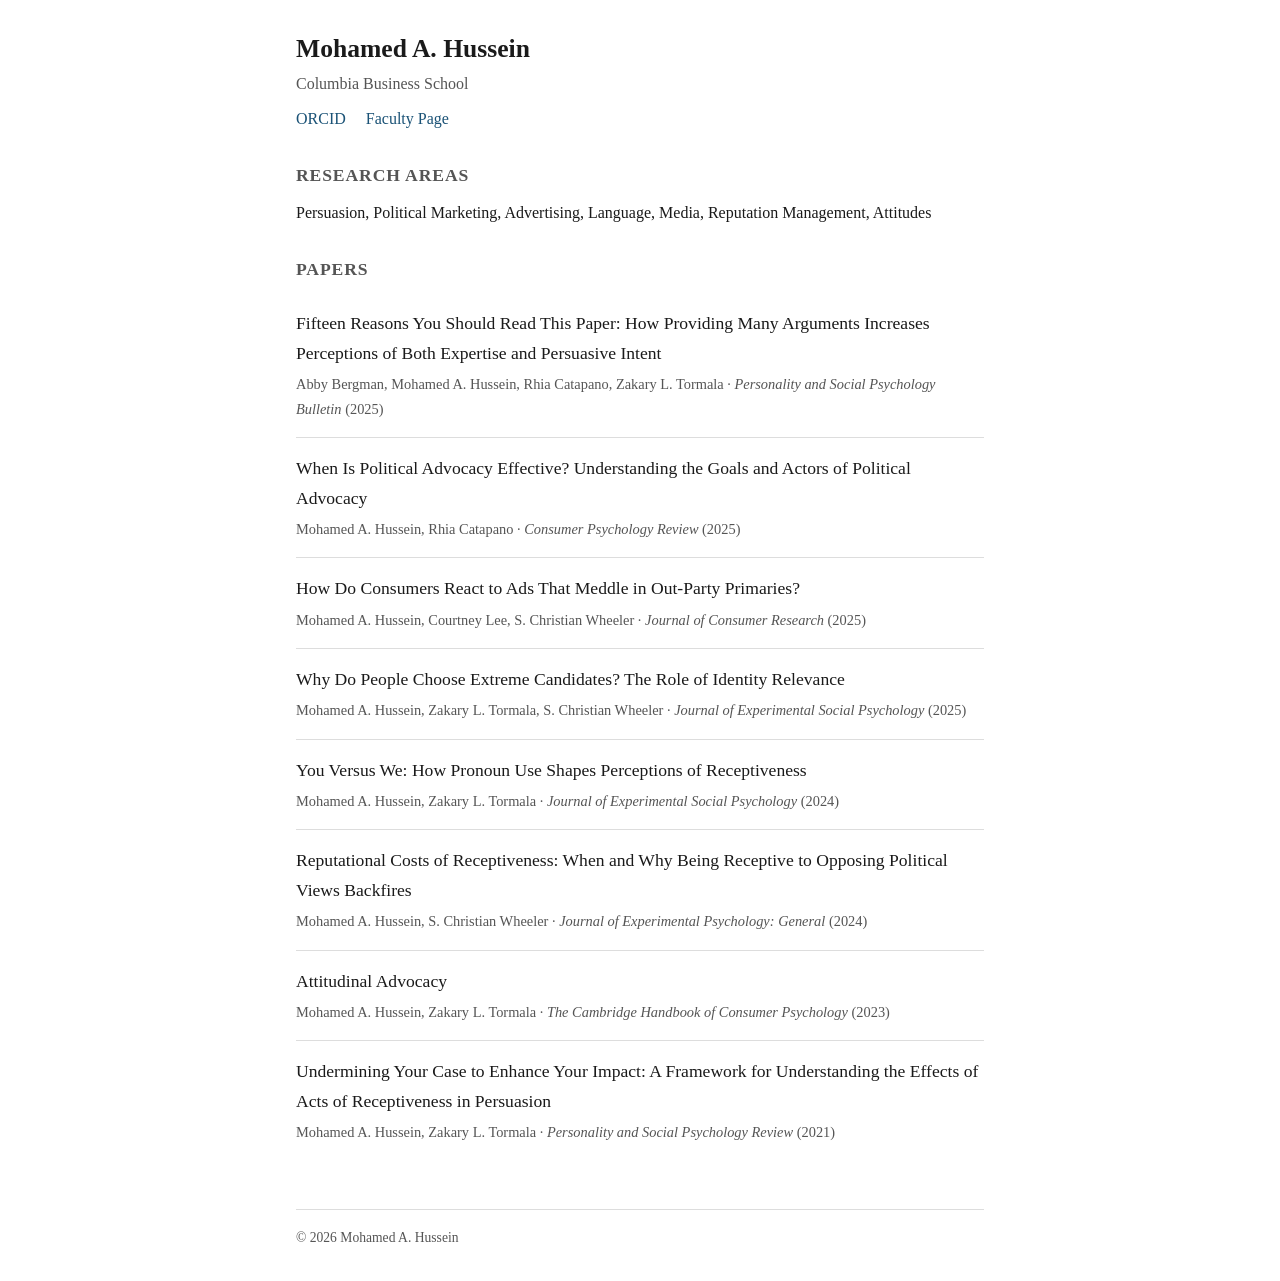
<file: index.html>
<!DOCTYPE html>
<html lang="en">
<head>
    <meta charset="UTF-8">
    <meta name="viewport" content="width=device-width, initial-scale=1.0">
    <title>Mohamed A. Hussein — Research</title>
    <meta name="description" content="Research papers by Mohamed A. Hussein, Columbia Business School. Persuasion, Political Marketing, Advertising, Language, Media, Reputation Management, Attitudes">

    <!-- Open Graph -->
    <meta property="og:title" content="Mohamed A. Hussein — Research">
    <meta property="og:description" content="Research papers by Mohamed A. Hussein, Columbia Business School.">
    <meta property="og:type" content="website">
    <meta property="og:url" content="https://mohamedayhussein.github.io">

    <!-- Schema.org Person -->
    <script type="application/ld+json">
{
      "@context": "https://schema.org",
      "@type": "Person",
      "name": "Mohamed A. Hussein",
      "affiliation": {
            "@type": "Organization",
            "name": "Columbia Business School"
      },
      "url": "https://mohamedayhussein.github.io",
      "sameAs": [
            "https://orcid.org/0000-0003-0025-410X",
            "https://business.columbia.edu/faculty/people/mohamed-hussein"
      ]
}
    </script>

    <link rel="stylesheet" href="assets/style.css">
    <link rel="canonical" href="https://mohamedayhussein.github.io">
</head>
<body>
    <header>
        <h1>Mohamed A. Hussein</h1>
        <p class="affiliation">Columbia Business School</p>
        <div class="profile-links"><a href="https://orcid.org/0000-0003-0025-410X">ORCID</a> <a href="https://business.columbia.edu/faculty/people/mohamed-hussein">Faculty Page</a></div>
    </header>
    <main>
        <section class="about">
            <h2>Research Areas</h2>
            <p>Persuasion, Political Marketing, Advertising, Language, Media, Reputation Management, Attitudes</p>
        </section>

        <section class="papers">
            <h2>Papers</h2>
            <div class="paper-entry">
                <div class="paper-title"><a href="papers/bergman-hussein-catapano-tormala-2025-many-arguments/">Fifteen Reasons You Should Read This Paper: How Providing Many Arguments Increases Perceptions of Both Expertise and Persuasive Intent</a></div>
                <div class="paper-meta">Abby Bergman, Mohamed A. Hussein, Rhia Catapano, Zakary L. Tormala &middot; <em>Personality and Social Psychology Bulletin</em> (2025)</div>
            </div>
            <div class="paper-entry">
                <div class="paper-title"><a href="papers/hussein-catapano-2025-political-advocacy/">When Is Political Advocacy Effective? Understanding the Goals and Actors of Political Advocacy</a></div>
                <div class="paper-meta">Mohamed A. Hussein, Rhia Catapano &middot; <em>Consumer Psychology Review</em> (2025)</div>
            </div>
            <div class="paper-entry">
                <div class="paper-title"><a href="papers/hussein-lee-wheeler-2025-out-party-primaries/">How Do Consumers React to Ads That Meddle in Out-Party Primaries?</a></div>
                <div class="paper-meta">Mohamed A. Hussein, Courtney Lee, S. Christian Wheeler &middot; <em>Journal of Consumer Research</em> (2025)</div>
            </div>
            <div class="paper-entry">
                <div class="paper-title"><a href="papers/hussein-tormala-wheeler-2025-extreme-candidates/">Why Do People Choose Extreme Candidates? The Role of Identity Relevance</a></div>
                <div class="paper-meta">Mohamed A. Hussein, Zakary L. Tormala, S. Christian Wheeler &middot; <em>Journal of Experimental Social Psychology</em> (2025)</div>
            </div>
            <div class="paper-entry">
                <div class="paper-title"><a href="papers/hussein-tormala-2024-pronoun-use/">You Versus We: How Pronoun Use Shapes Perceptions of Receptiveness</a></div>
                <div class="paper-meta">Mohamed A. Hussein, Zakary L. Tormala &middot; <em>Journal of Experimental Social Psychology</em> (2024)</div>
            </div>
            <div class="paper-entry">
                <div class="paper-title"><a href="papers/hussein-wheeler-2024-reputational-costs/">Reputational Costs of Receptiveness: When and Why Being Receptive to Opposing Political Views Backfires</a></div>
                <div class="paper-meta">Mohamed A. Hussein, S. Christian Wheeler &middot; <em>Journal of Experimental Psychology: General</em> (2024)</div>
            </div>
            <div class="paper-entry">
                <div class="paper-title"><a href="papers/hussein-tormala-2023-attitudinal-advocacy/">Attitudinal Advocacy</a></div>
                <div class="paper-meta">Mohamed A. Hussein, Zakary L. Tormala &middot; <em>The Cambridge Handbook of Consumer Psychology</em> (2023)</div>
            </div>
            <div class="paper-entry">
                <div class="paper-title"><a href="papers/hussein-tormala-2021-undermining-your-case/">Undermining Your Case to Enhance Your Impact: A Framework for Understanding the Effects of Acts of Receptiveness in Persuasion</a></div>
                <div class="paper-meta">Mohamed A. Hussein, Zakary L. Tormala &middot; <em>Personality and Social Psychology Review</em> (2021)</div>
            </div>
        </section>
    </main>
    <footer>
        <p>&copy; 2026 Mohamed A. Hussein</p>
    </footer>
</body>
</html>
</file>
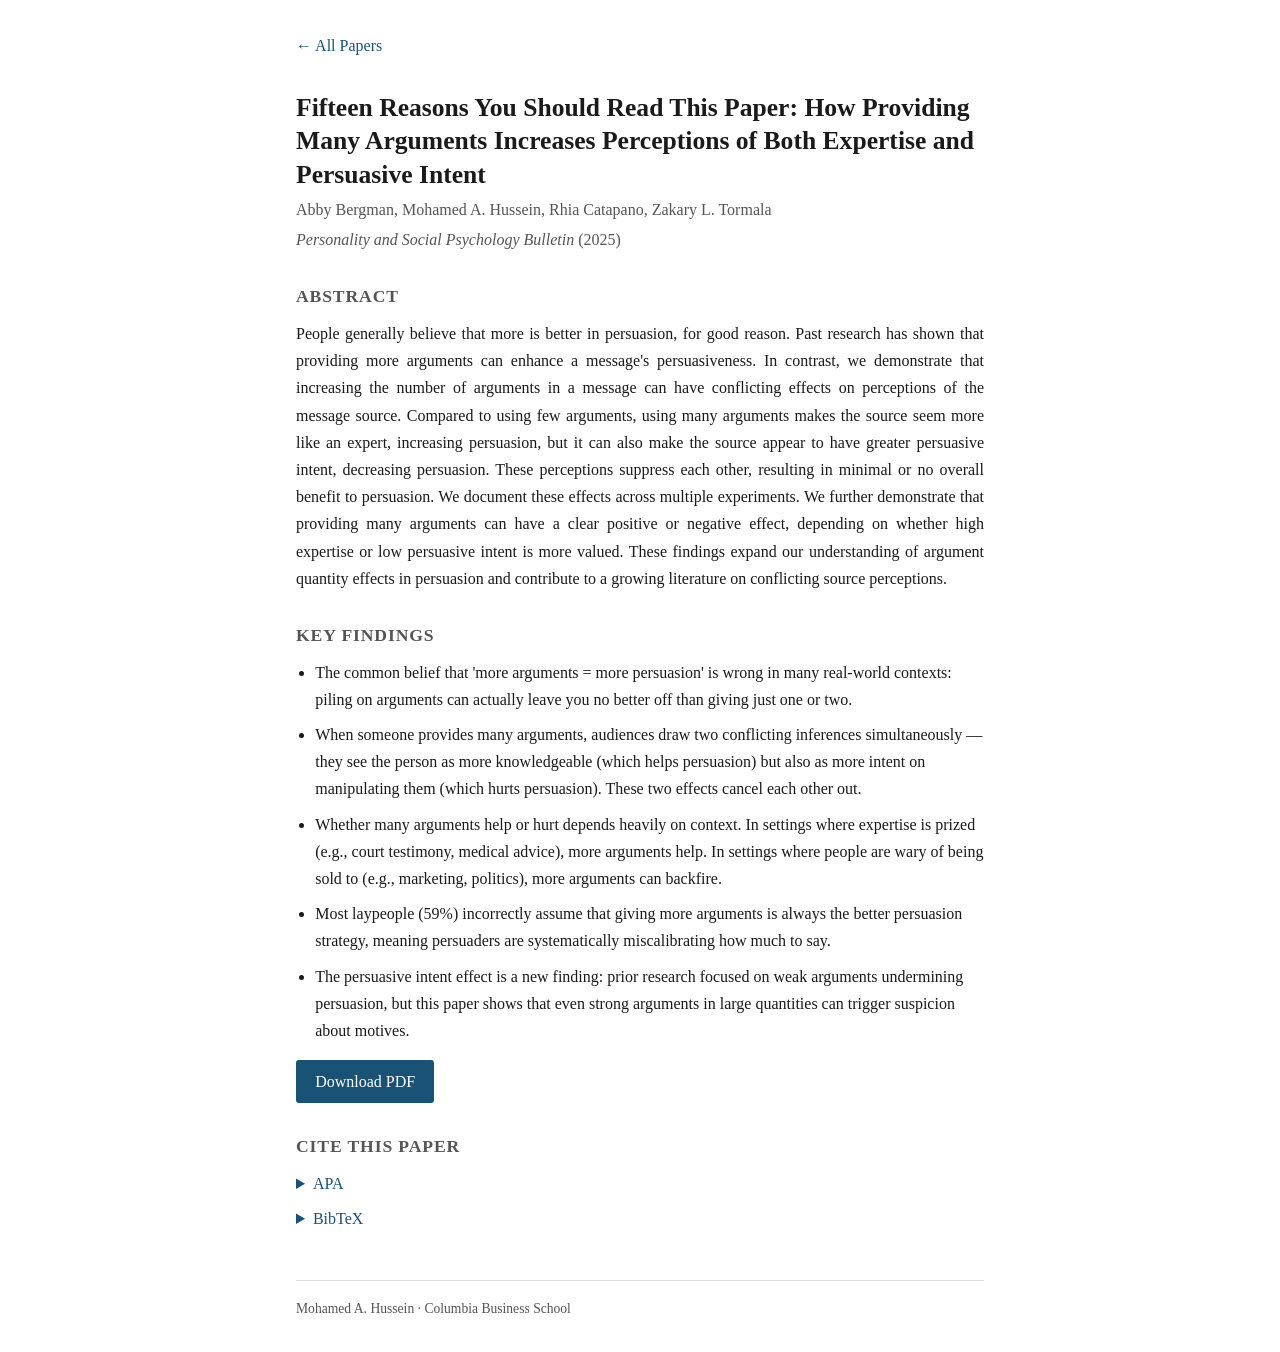
<file: papers/bergman-hussein-catapano-tormala-2025-many-arguments/index.html>
<!DOCTYPE html>
<html lang="en">
<head>
    <meta charset="UTF-8">
    <meta name="viewport" content="width=device-width, initial-scale=1.0">
    <title>Fifteen Reasons You Should Read This Paper: How Providing Many Arguments Increases Perceptions of Both Expertise and Persuasive Intent</title>
    <meta name="description" content="People generally believe that more is better in persuasion, for good reason. Past research has shown that providing more arguments can enhance a message's persuasiveness. In contrast, we demonstrate that increasing the number of arguments in a message can have conflicting effects on perceptions of...">

    <!-- Google Scholar -->
    <meta name="citation_title" content="Fifteen Reasons You Should Read This Paper: How Providing Many Arguments Increases Perceptions of Both Expertise and Persuasive Intent">
    <meta name="citation_author" content="Abby Bergman">
    <meta name="citation_author" content="Mohamed A. Hussein">
    <meta name="citation_author" content="Rhia Catapano">
    <meta name="citation_author" content="Zakary L. Tormala">
    <meta name="citation_publication_date" content="2025">
    <meta name="citation_journal_title" content="Personality and Social Psychology Bulletin">
    <meta name="citation_doi" content="10.1177/01461672251366068">
    <meta name="citation_pdf_url" content="https://drive.google.com/file/d/1nCq_Q6F6y-VmRQWHo1-OdL6hjqIuG1Zd/view?usp=sharing">

    <!-- Open Graph -->
    <meta property="og:title" content="Fifteen Reasons You Should Read This Paper: How Providing Many Arguments Increases Perceptions of Both Expertise and Persuasive Intent">
    <meta property="og:description" content="People generally believe that more is better in persuasion, for good reason. Past research has shown that providing more arguments can enhance a message's persuasiveness. In contrast, we demonstrate that increasing the number of arguments in a message can have conflicting effects on perceptions of...">
    <meta property="og:type" content="article">
    <meta property="og:url" content="https://mohamedayhussein.github.io/papers/bergman-hussein-catapano-tormala-2025-many-arguments/">

    <!-- Schema.org -->
    <script type="application/ld+json">
{
      "@context": "https://schema.org",
      "@type": "ScholarlyArticle",
      "name": "Fifteen Reasons You Should Read This Paper: How Providing Many Arguments Increases Perceptions of Both Expertise and Persuasive Intent",
      "headline": "Fifteen Reasons You Should Read This Paper: How Providing Many Arguments Increases Perceptions of Both Expertise and Persuasive Intent",
      "author": [
            {
                  "@type": "Person",
                  "name": "Abby Bergman",
                  "affiliation": "Columbia Business School"
            },
            {
                  "@type": "Person",
                  "name": "Mohamed A. Hussein",
                  "affiliation": "Columbia Business School"
            },
            {
                  "@type": "Person",
                  "name": "Rhia Catapano",
                  "affiliation": "Columbia Business School"
            },
            {
                  "@type": "Person",
                  "name": "Zakary L. Tormala",
                  "affiliation": "Columbia Business School"
            }
      ],
      "abstract": "People generally believe that more is better in persuasion, for good reason. Past research has shown that providing more arguments can enhance a message's persuasiveness. In contrast, we demonstrate that increasing the number of arguments in a message can have conflicting effects on perceptions of the message source. Compared to using few arguments, using many arguments makes the source seem more like an expert, increasing persuasion, but it can also make the source appear to have greater persuasive intent, decreasing persuasion. These perceptions suppress each other, resulting in minimal or no overall benefit to persuasion. We document these effects across multiple experiments. We further demonstrate that providing many arguments can have a clear positive or negative effect, depending on whether high expertise or low persuasive intent is more valued. These findings expand our understanding of argument quantity effects in persuasion and contribute to a growing literature on conflicting source perceptions.",
      "datePublished": "2025",
      "url": "https://mohamedayhussein.github.io/papers/bergman-hussein-catapano-tormala-2025-many-arguments/",
      "isPartOf": {
            "@type": "Periodical",
            "name": "Personality and Social Psychology Bulletin"
      },
      "sameAs": "https://doi.org/10.1177/01461672251366068"
}
    </script>

    <link rel="stylesheet" href="../../assets/style.css">
    <link rel="canonical" href="https://mohamedayhussein.github.io/papers/bergman-hussein-catapano-tormala-2025-many-arguments/">
</head>
<body>
    <header>
        <nav><a href="../../">&larr; All Papers</a></nav>
    </header>
    <main>
        <article>
            <h1>Fifteen Reasons You Should Read This Paper: How Providing Many Arguments Increases Perceptions of Both Expertise and Persuasive Intent</h1>
            <p class="authors">Abby Bergman, Mohamed A. Hussein, Rhia Catapano, Zakary L. Tormala</p>
            <p class="journal"><em>Personality and Social Psychology Bulletin</em> (2025)</p>

            <section class="abstract">
                <h2>Abstract</h2>
                <p>People generally believe that more is better in persuasion, for good reason. Past research has shown that providing more arguments can enhance a message's persuasiveness. In contrast, we demonstrate that increasing the number of arguments in a message can have conflicting effects on perceptions of the message source. Compared to using few arguments, using many arguments makes the source seem more like an expert, increasing persuasion, but it can also make the source appear to have greater persuasive intent, decreasing persuasion. These perceptions suppress each other, resulting in minimal or no overall benefit to persuasion. We document these effects across multiple experiments. We further demonstrate that providing many arguments can have a clear positive or negative effect, depending on whether high expertise or low persuasive intent is more valued. These findings expand our understanding of argument quantity effects in persuasion and contribute to a growing literature on conflicting source perceptions.</p>
            </section>

            <section class="key-findings">
                <h2>Key Findings</h2>
                <ul>
                    <li>The common belief that 'more arguments = more persuasion' is wrong in many real-world contexts: piling on arguments can actually leave you no better off than giving just one or two.</li>
                    <li>When someone provides many arguments, audiences draw two conflicting inferences simultaneously — they see the person as more knowledgeable (which helps persuasion) but also as more intent on manipulating them (which hurts persuasion). These two effects cancel each other out.</li>
                    <li>Whether many arguments help or hurt depends heavily on context. In settings where expertise is prized (e.g., court testimony, medical advice), more arguments help. In settings where people are wary of being sold to (e.g., marketing, politics), more arguments can backfire.</li>
                    <li>Most laypeople (59%) incorrectly assume that giving more arguments is always the better persuasion strategy, meaning persuaders are systematically miscalibrating how much to say.</li>
                    <li>The persuasive intent effect is a new finding: prior research focused on weak arguments undermining persuasion, but this paper shows that even strong arguments in large quantities can trigger suspicion about motives.</li>
                </ul>
            </section>

            <section class="download">
                <a class="btn" href="https://drive.google.com/file/d/1nCq_Q6F6y-VmRQWHo1-OdL6hjqIuG1Zd/view?usp=sharing">Download PDF</a>
            </section>

            <section class="citation">
                <h2>Cite This Paper</h2>
                <details>
                    <summary>APA</summary>
                    <p class="cite-text">Bergman, A. et al. (2025). Fifteen Reasons You Should Read This Paper: How Providing Many Arguments Increases Perceptions of Both Expertise and Persuasive Intent. <em>Personality and Social Psychology Bulletin</em>. https://doi.org/10.1177/01461672251366068</p>
                </details>
                <details>
                    <summary>BibTeX</summary>
                    <pre><code>@article{bergman2025,
  title = {Fifteen Reasons You Should Read This Paper: How Providing Many Arguments Increases Perceptions of Both Expertise and Persuasive Intent},
  author = {Abby Bergman and Mohamed A. Hussein and Rhia Catapano and Zakary L. Tormala},
  journal = {Personality and Social Psychology Bulletin},
  year = {2025},
  doi = {10.1177/01461672251366068}
}</code></pre>
                </details>
            </section>
        </article>
    </main>
    <footer>
        <p>Mohamed A. Hussein &middot; Columbia Business School</p>
    </footer>
</body>
</html>
</file>
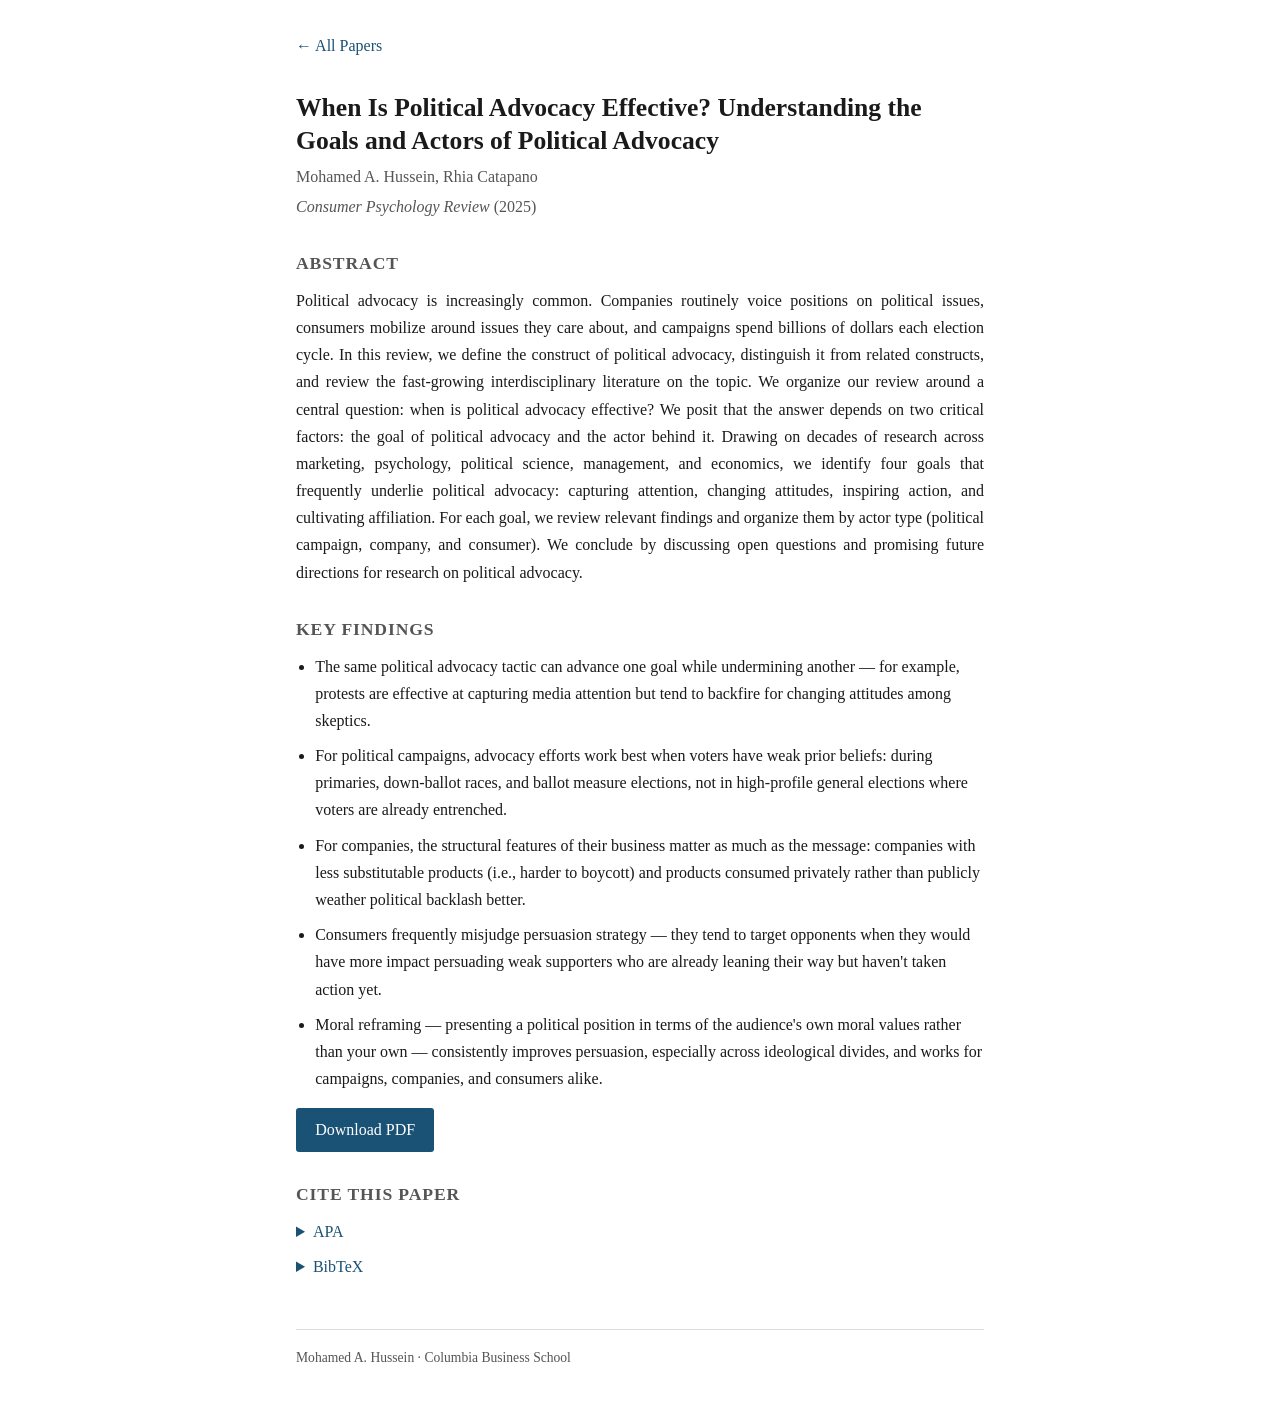
<file: papers/hussein-catapano-2025-political-advocacy/index.html>
<!DOCTYPE html>
<html lang="en">
<head>
    <meta charset="UTF-8">
    <meta name="viewport" content="width=device-width, initial-scale=1.0">
    <title>When Is Political Advocacy Effective? Understanding the Goals and Actors of Political Advocacy</title>
    <meta name="description" content="Political advocacy is increasingly common. Companies routinely voice positions on political issues, consumers mobilize around issues they care about, and campaigns spend billions of dollars each election cycle. In this review, we define the construct of political advocacy, distinguish it from...">

    <!-- Google Scholar -->
    <meta name="citation_title" content="When Is Political Advocacy Effective? Understanding the Goals and Actors of Political Advocacy">
    <meta name="citation_author" content="Mohamed A. Hussein">
    <meta name="citation_author" content="Rhia Catapano">
    <meta name="citation_publication_date" content="2025">
    <meta name="citation_journal_title" content="Consumer Psychology Review">
    <meta name="citation_doi" content="10.1002/arcp.70002">
    <meta name="citation_pdf_url" content="https://drive.google.com/file/d/1CUw5a9a9EW6-r1pS8ycWdAgeDQHj5e2y/view">

    <!-- Open Graph -->
    <meta property="og:title" content="When Is Political Advocacy Effective? Understanding the Goals and Actors of Political Advocacy">
    <meta property="og:description" content="Political advocacy is increasingly common. Companies routinely voice positions on political issues, consumers mobilize around issues they care about, and campaigns spend billions of dollars each election cycle. In this review, we define the construct of political advocacy, distinguish it from...">
    <meta property="og:type" content="article">
    <meta property="og:url" content="https://mohamedayhussein.github.io/papers/hussein-catapano-2025-political-advocacy/">

    <!-- Schema.org -->
    <script type="application/ld+json">
{
      "@context": "https://schema.org",
      "@type": "ScholarlyArticle",
      "name": "When Is Political Advocacy Effective? Understanding the Goals and Actors of Political Advocacy",
      "headline": "When Is Political Advocacy Effective? Understanding the Goals and Actors of Political Advocacy",
      "author": [
            {
                  "@type": "Person",
                  "name": "Mohamed A. Hussein",
                  "affiliation": "Columbia Business School"
            },
            {
                  "@type": "Person",
                  "name": "Rhia Catapano",
                  "affiliation": "Columbia Business School"
            }
      ],
      "abstract": "Political advocacy is increasingly common. Companies routinely voice positions on political issues, consumers mobilize around issues they care about, and campaigns spend billions of dollars each election cycle. In this review, we define the construct of political advocacy, distinguish it from related constructs, and review the fast-growing interdisciplinary literature on the topic. We organize our review around a central question: when is political advocacy effective? We posit that the answer depends on two critical factors: the goal of political advocacy and the actor behind it. Drawing on decades of research across marketing, psychology, political science, management, and economics, we identify four goals that frequently underlie political advocacy: capturing attention, changing attitudes, inspiring action, and cultivating affiliation. For each goal, we review relevant findings and organize them by actor type (political campaign, company, and consumer). We conclude by discussing open questions and promising future directions for research on political advocacy.",
      "datePublished": "2025",
      "url": "https://mohamedayhussein.github.io/papers/hussein-catapano-2025-political-advocacy/",
      "isPartOf": {
            "@type": "Periodical",
            "name": "Consumer Psychology Review"
      },
      "sameAs": "https://doi.org/10.1002/arcp.70002"
}
    </script>

    <link rel="stylesheet" href="../../assets/style.css">
    <link rel="canonical" href="https://mohamedayhussein.github.io/papers/hussein-catapano-2025-political-advocacy/">
</head>
<body>
    <header>
        <nav><a href="../../">&larr; All Papers</a></nav>
    </header>
    <main>
        <article>
            <h1>When Is Political Advocacy Effective? Understanding the Goals and Actors of Political Advocacy</h1>
            <p class="authors">Mohamed A. Hussein, Rhia Catapano</p>
            <p class="journal"><em>Consumer Psychology Review</em> (2025)</p>

            <section class="abstract">
                <h2>Abstract</h2>
                <p>Political advocacy is increasingly common. Companies routinely voice positions on political issues, consumers mobilize around issues they care about, and campaigns spend billions of dollars each election cycle. In this review, we define the construct of political advocacy, distinguish it from related constructs, and review the fast-growing interdisciplinary literature on the topic. We organize our review around a central question: when is political advocacy effective? We posit that the answer depends on two critical factors: the goal of political advocacy and the actor behind it. Drawing on decades of research across marketing, psychology, political science, management, and economics, we identify four goals that frequently underlie political advocacy: capturing attention, changing attitudes, inspiring action, and cultivating affiliation. For each goal, we review relevant findings and organize them by actor type (political campaign, company, and consumer). We conclude by discussing open questions and promising future directions for research on political advocacy.</p>
            </section>

            <section class="key-findings">
                <h2>Key Findings</h2>
                <ul>
                    <li>The same political advocacy tactic can advance one goal while undermining another — for example, protests are effective at capturing media attention but tend to backfire for changing attitudes among skeptics.</li>
                    <li>For political campaigns, advocacy efforts work best when voters have weak prior beliefs: during primaries, down-ballot races, and ballot measure elections, not in high-profile general elections where voters are already entrenched.</li>
                    <li>For companies, the structural features of their business matter as much as the message: companies with less substitutable products (i.e., harder to boycott) and products consumed privately rather than publicly weather political backlash better.</li>
                    <li>Consumers frequently misjudge persuasion strategy — they tend to target opponents when they would have more impact persuading weak supporters who are already leaning their way but haven't taken action yet.</li>
                    <li>Moral reframing — presenting a political position in terms of the audience's own moral values rather than your own — consistently improves persuasion, especially across ideological divides, and works for campaigns, companies, and consumers alike.</li>
                </ul>
            </section>

            <section class="download">
                <a class="btn" href="https://drive.google.com/file/d/1CUw5a9a9EW6-r1pS8ycWdAgeDQHj5e2y/view">Download PDF</a>
            </section>

            <section class="citation">
                <h2>Cite This Paper</h2>
                <details>
                    <summary>APA</summary>
                    <p class="cite-text">Hussein, M. et al. (2025). When Is Political Advocacy Effective? Understanding the Goals and Actors of Political Advocacy. <em>Consumer Psychology Review</em>. https://doi.org/10.1002/arcp.70002</p>
                </details>
                <details>
                    <summary>BibTeX</summary>
                    <pre><code>@article{hussein2025,
  title = {When Is Political Advocacy Effective? Understanding the Goals and Actors of Political Advocacy},
  author = {Mohamed A. Hussein and Rhia Catapano},
  journal = {Consumer Psychology Review},
  year = {2025},
  doi = {10.1002/arcp.70002}
}</code></pre>
                </details>
            </section>
        </article>
    </main>
    <footer>
        <p>Mohamed A. Hussein &middot; Columbia Business School</p>
    </footer>
</body>
</html>
</file>
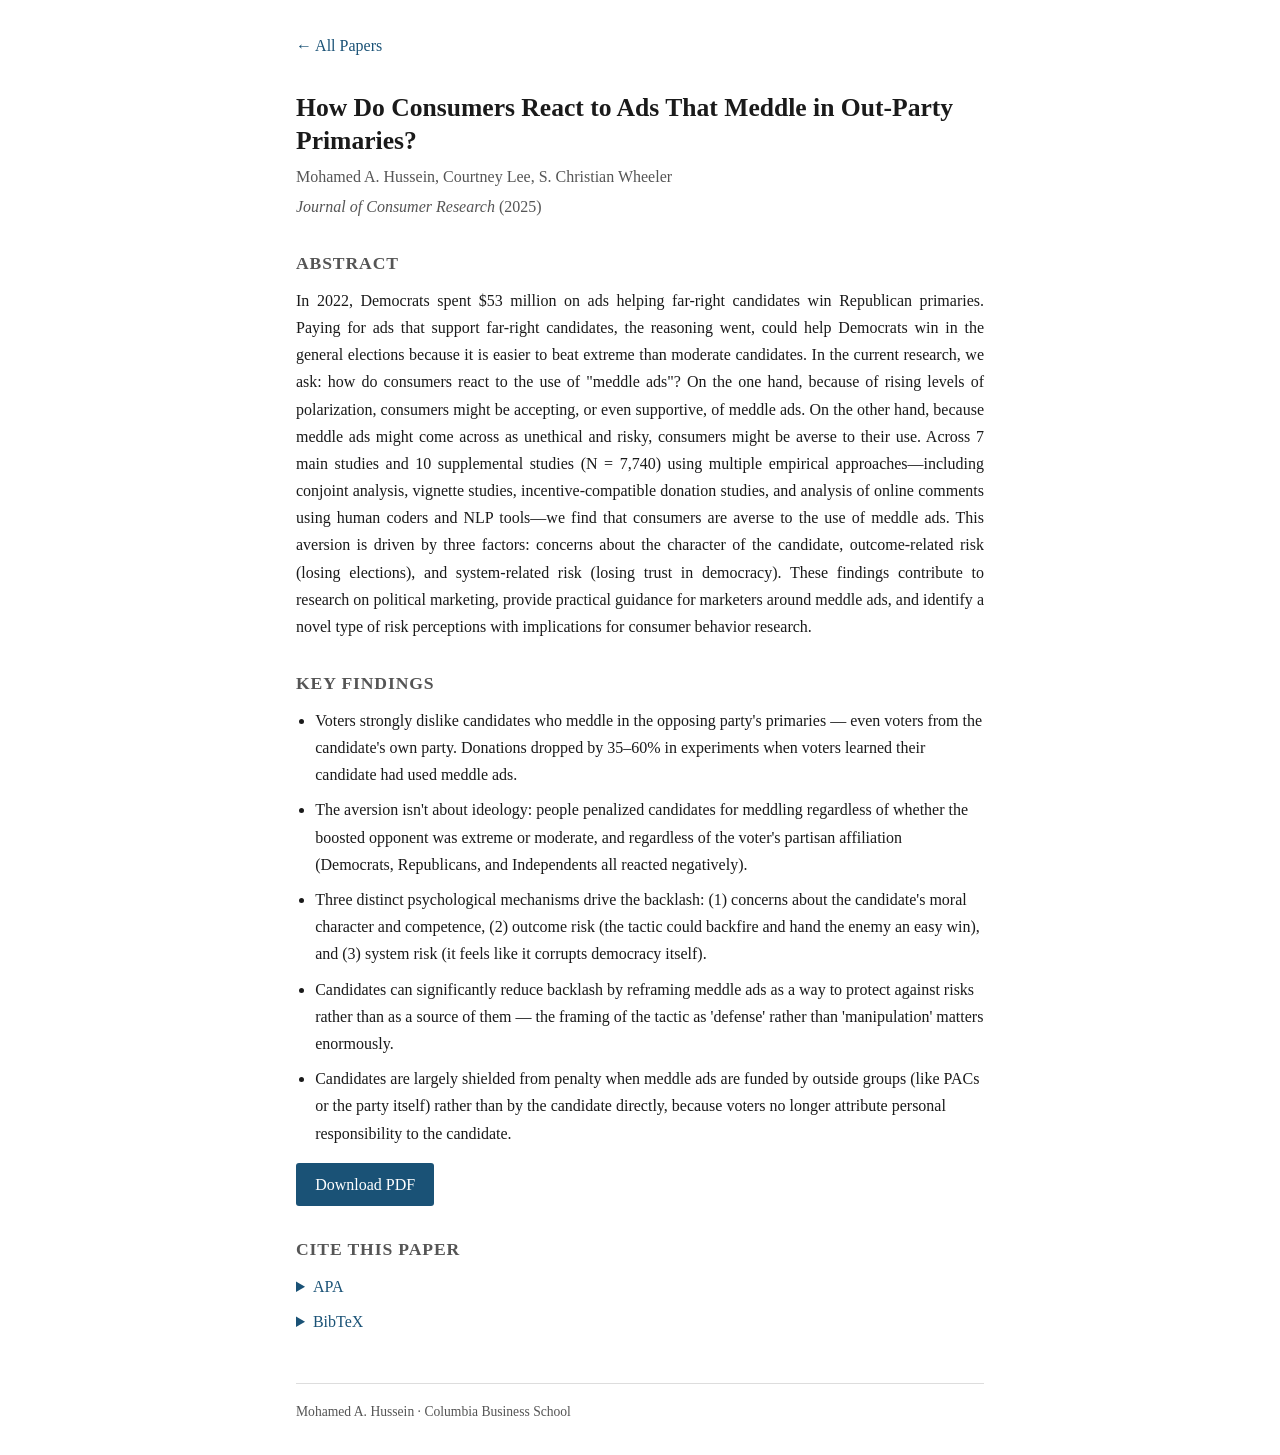
<file: papers/hussein-lee-wheeler-2025-out-party-primaries/index.html>
<!DOCTYPE html>
<html lang="en">
<head>
    <meta charset="UTF-8">
    <meta name="viewport" content="width=device-width, initial-scale=1.0">
    <title>How Do Consumers React to Ads That Meddle in Out-Party Primaries?</title>
    <meta name="description" content="In 2022, Democrats spent $53 million on ads helping far-right candidates win Republican primaries. Paying for ads that support far-right candidates, the reasoning went, could help Democrats win in the general elections because it is easier to beat extreme than moderate candidates. In the current...">

    <!-- Google Scholar -->
    <meta name="citation_title" content="How Do Consumers React to Ads That Meddle in Out-Party Primaries?">
    <meta name="citation_author" content="Mohamed A. Hussein">
    <meta name="citation_author" content="Courtney Lee">
    <meta name="citation_author" content="S. Christian Wheeler">
    <meta name="citation_publication_date" content="2025">
    <meta name="citation_journal_title" content="Journal of Consumer Research">
    <meta name="citation_doi" content="10.1093/jcr/ucae065">
    <meta name="citation_pdf_url" content="https://drive.google.com/file/d/1L57ytKDuSS76QOfLuTYaE-Z2xbByVro1/view?usp=sharing">

    <!-- Open Graph -->
    <meta property="og:title" content="How Do Consumers React to Ads That Meddle in Out-Party Primaries?">
    <meta property="og:description" content="In 2022, Democrats spent $53 million on ads helping far-right candidates win Republican primaries. Paying for ads that support far-right candidates, the reasoning went, could help Democrats win in the general elections because it is easier to beat extreme than moderate candidates. In the current...">
    <meta property="og:type" content="article">
    <meta property="og:url" content="https://mohamedayhussein.github.io/papers/hussein-lee-wheeler-2025-out-party-primaries/">

    <!-- Schema.org -->
    <script type="application/ld+json">
{
      "@context": "https://schema.org",
      "@type": "ScholarlyArticle",
      "name": "How Do Consumers React to Ads That Meddle in Out-Party Primaries?",
      "headline": "How Do Consumers React to Ads That Meddle in Out-Party Primaries?",
      "author": [
            {
                  "@type": "Person",
                  "name": "Mohamed A. Hussein",
                  "affiliation": "Columbia Business School"
            },
            {
                  "@type": "Person",
                  "name": "Courtney Lee",
                  "affiliation": "Columbia Business School"
            },
            {
                  "@type": "Person",
                  "name": "S. Christian Wheeler",
                  "affiliation": "Columbia Business School"
            }
      ],
      "abstract": "In 2022, Democrats spent $53 million on ads helping far-right candidates win Republican primaries. Paying for ads that support far-right candidates, the reasoning went, could help Democrats win in the general elections because it is easier to beat extreme than moderate candidates. In the current research, we ask: how do consumers react to the use of \"meddle ads\"? On the one hand, because of rising levels of polarization, consumers might be accepting, or even supportive, of meddle ads. On the other hand, because meddle ads might come across as unethical and risky, consumers might be averse to their use. Across 7 main studies and 10 supplemental studies (N = 7,740) using multiple empirical approaches—including conjoint analysis, vignette studies, incentive-compatible donation studies, and analysis of online comments using human coders and NLP tools—we find that consumers are averse to the use of meddle ads. This aversion is driven by three factors: concerns about the character of the candidate, outcome-related risk (losing elections), and system-related risk (losing trust in democracy). These findings contribute to research on political marketing, provide practical guidance for marketers around meddle ads, and identify a novel type of risk perceptions with implications for consumer behavior research.",
      "datePublished": "2025",
      "url": "https://mohamedayhussein.github.io/papers/hussein-lee-wheeler-2025-out-party-primaries/",
      "isPartOf": {
            "@type": "Periodical",
            "name": "Journal of Consumer Research"
      },
      "sameAs": "https://doi.org/10.1093/jcr/ucae065"
}
    </script>

    <link rel="stylesheet" href="../../assets/style.css">
    <link rel="canonical" href="https://mohamedayhussein.github.io/papers/hussein-lee-wheeler-2025-out-party-primaries/">
</head>
<body>
    <header>
        <nav><a href="../../">&larr; All Papers</a></nav>
    </header>
    <main>
        <article>
            <h1>How Do Consumers React to Ads That Meddle in Out-Party Primaries?</h1>
            <p class="authors">Mohamed A. Hussein, Courtney Lee, S. Christian Wheeler</p>
            <p class="journal"><em>Journal of Consumer Research</em> (2025)</p>

            <section class="abstract">
                <h2>Abstract</h2>
                <p>In 2022, Democrats spent $53 million on ads helping far-right candidates win Republican primaries. Paying for ads that support far-right candidates, the reasoning went, could help Democrats win in the general elections because it is easier to beat extreme than moderate candidates. In the current research, we ask: how do consumers react to the use of "meddle ads"? On the one hand, because of rising levels of polarization, consumers might be accepting, or even supportive, of meddle ads. On the other hand, because meddle ads might come across as unethical and risky, consumers might be averse to their use. Across 7 main studies and 10 supplemental studies (N = 7,740) using multiple empirical approaches—including conjoint analysis, vignette studies, incentive-compatible donation studies, and analysis of online comments using human coders and NLP tools—we find that consumers are averse to the use of meddle ads. This aversion is driven by three factors: concerns about the character of the candidate, outcome-related risk (losing elections), and system-related risk (losing trust in democracy). These findings contribute to research on political marketing, provide practical guidance for marketers around meddle ads, and identify a novel type of risk perceptions with implications for consumer behavior research.</p>
            </section>

            <section class="key-findings">
                <h2>Key Findings</h2>
                <ul>
                    <li>Voters strongly dislike candidates who meddle in the opposing party's primaries — even voters from the candidate's own party. Donations dropped by 35–60% in experiments when voters learned their candidate had used meddle ads.</li>
                    <li>The aversion isn't about ideology: people penalized candidates for meddling regardless of whether the boosted opponent was extreme or moderate, and regardless of the voter's partisan affiliation (Democrats, Republicans, and Independents all reacted negatively).</li>
                    <li>Three distinct psychological mechanisms drive the backlash: (1) concerns about the candidate's moral character and competence, (2) outcome risk (the tactic could backfire and hand the enemy an easy win), and (3) system risk (it feels like it corrupts democracy itself).</li>
                    <li>Candidates can significantly reduce backlash by reframing meddle ads as a way to protect against risks rather than as a source of them — the framing of the tactic as 'defense' rather than 'manipulation' matters enormously.</li>
                    <li>Candidates are largely shielded from penalty when meddle ads are funded by outside groups (like PACs or the party itself) rather than by the candidate directly, because voters no longer attribute personal responsibility to the candidate.</li>
                </ul>
            </section>

            <section class="download">
                <a class="btn" href="https://drive.google.com/file/d/1L57ytKDuSS76QOfLuTYaE-Z2xbByVro1/view?usp=sharing">Download PDF</a>
            </section>

            <section class="citation">
                <h2>Cite This Paper</h2>
                <details>
                    <summary>APA</summary>
                    <p class="cite-text">Hussein, M. et al. (2025). How Do Consumers React to Ads That Meddle in Out-Party Primaries?. <em>Journal of Consumer Research</em>. https://doi.org/10.1093/jcr/ucae065</p>
                </details>
                <details>
                    <summary>BibTeX</summary>
                    <pre><code>@article{hussein2025,
  title = {How Do Consumers React to Ads That Meddle in Out-Party Primaries?},
  author = {Mohamed A. Hussein and Courtney Lee and S. Christian Wheeler},
  journal = {Journal of Consumer Research},
  year = {2025},
  doi = {10.1093/jcr/ucae065}
}</code></pre>
                </details>
            </section>
        </article>
    </main>
    <footer>
        <p>Mohamed A. Hussein &middot; Columbia Business School</p>
    </footer>
</body>
</html>
</file>
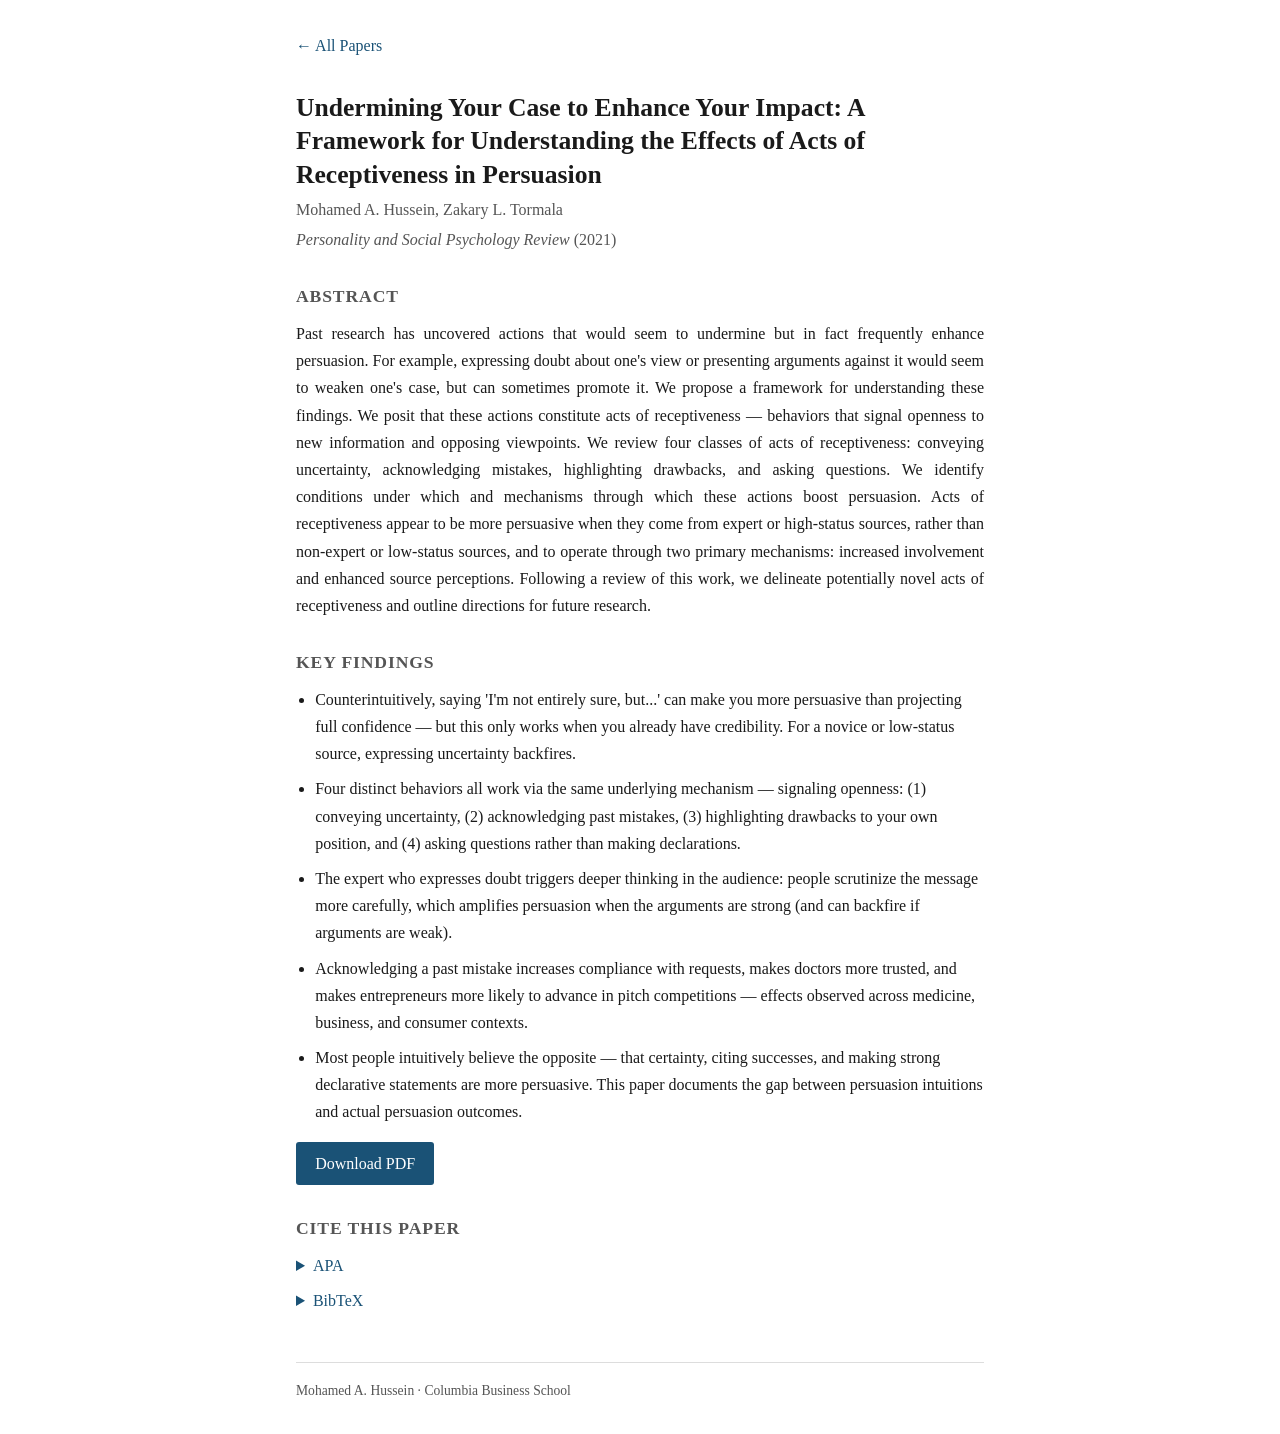
<file: papers/hussein-tormala-2021-undermining-your-case/index.html>
<!DOCTYPE html>
<html lang="en">
<head>
    <meta charset="UTF-8">
    <meta name="viewport" content="width=device-width, initial-scale=1.0">
    <title>Undermining Your Case to Enhance Your Impact: A Framework for Understanding the Effects of Acts of Receptiveness in Persuasion</title>
    <meta name="description" content="Past research has uncovered actions that would seem to undermine but in fact frequently enhance persuasion. For example, expressing doubt about one's view or presenting arguments against it would seem to weaken one's case, but can sometimes promote it. We propose a framework for understanding these...">

    <!-- Google Scholar -->
    <meta name="citation_title" content="Undermining Your Case to Enhance Your Impact: A Framework for Understanding the Effects of Acts of Receptiveness in Persuasion">
    <meta name="citation_author" content="Mohamed A. Hussein">
    <meta name="citation_author" content="Zakary L. Tormala">
    <meta name="citation_publication_date" content="2021">
    <meta name="citation_journal_title" content="Personality and Social Psychology Review">
    <meta name="citation_doi" content="10.1177/10888683211001269">
    <meta name="citation_pdf_url" content="">

    <!-- Open Graph -->
    <meta property="og:title" content="Undermining Your Case to Enhance Your Impact: A Framework for Understanding the Effects of Acts of Receptiveness in Persuasion">
    <meta property="og:description" content="Past research has uncovered actions that would seem to undermine but in fact frequently enhance persuasion. For example, expressing doubt about one's view or presenting arguments against it would seem to weaken one's case, but can sometimes promote it. We propose a framework for understanding these...">
    <meta property="og:type" content="article">
    <meta property="og:url" content="https://mohamedayhussein.github.io/papers/hussein-tormala-2021-undermining-your-case/">

    <!-- Schema.org -->
    <script type="application/ld+json">
{
      "@context": "https://schema.org",
      "@type": "ScholarlyArticle",
      "name": "Undermining Your Case to Enhance Your Impact: A Framework for Understanding the Effects of Acts of Receptiveness in Persuasion",
      "headline": "Undermining Your Case to Enhance Your Impact: A Framework for Understanding the Effects of Acts of Receptiveness in Persuasion",
      "author": [
            {
                  "@type": "Person",
                  "name": "Mohamed A. Hussein",
                  "affiliation": "Columbia Business School"
            },
            {
                  "@type": "Person",
                  "name": "Zakary L. Tormala",
                  "affiliation": "Columbia Business School"
            }
      ],
      "abstract": "Past research has uncovered actions that would seem to undermine but in fact frequently enhance persuasion. For example, expressing doubt about one's view or presenting arguments against it would seem to weaken one's case, but can sometimes promote it. We propose a framework for understanding these findings. We posit that these actions constitute acts of receptiveness — behaviors that signal openness to new information and opposing viewpoints. We review four classes of acts of receptiveness: conveying uncertainty, acknowledging mistakes, highlighting drawbacks, and asking questions. We identify conditions under which and mechanisms through which these actions boost persuasion. Acts of receptiveness appear to be more persuasive when they come from expert or high-status sources, rather than non-expert or low-status sources, and to operate through two primary mechanisms: increased involvement and enhanced source perceptions. Following a review of this work, we delineate potentially novel acts of receptiveness and outline directions for future research.",
      "datePublished": "2021",
      "url": "https://mohamedayhussein.github.io/papers/hussein-tormala-2021-undermining-your-case/",
      "isPartOf": {
            "@type": "Periodical",
            "name": "Personality and Social Psychology Review"
      },
      "sameAs": "https://doi.org/10.1177/10888683211001269"
}
    </script>

    <link rel="stylesheet" href="../../assets/style.css">
    <link rel="canonical" href="https://mohamedayhussein.github.io/papers/hussein-tormala-2021-undermining-your-case/">
</head>
<body>
    <header>
        <nav><a href="../../">&larr; All Papers</a></nav>
    </header>
    <main>
        <article>
            <h1>Undermining Your Case to Enhance Your Impact: A Framework for Understanding the Effects of Acts of Receptiveness in Persuasion</h1>
            <p class="authors">Mohamed A. Hussein, Zakary L. Tormala</p>
            <p class="journal"><em>Personality and Social Psychology Review</em> (2021)</p>

            <section class="abstract">
                <h2>Abstract</h2>
                <p>Past research has uncovered actions that would seem to undermine but in fact frequently enhance persuasion. For example, expressing doubt about one's view or presenting arguments against it would seem to weaken one's case, but can sometimes promote it. We propose a framework for understanding these findings. We posit that these actions constitute acts of receptiveness — behaviors that signal openness to new information and opposing viewpoints. We review four classes of acts of receptiveness: conveying uncertainty, acknowledging mistakes, highlighting drawbacks, and asking questions. We identify conditions under which and mechanisms through which these actions boost persuasion. Acts of receptiveness appear to be more persuasive when they come from expert or high-status sources, rather than non-expert or low-status sources, and to operate through two primary mechanisms: increased involvement and enhanced source perceptions. Following a review of this work, we delineate potentially novel acts of receptiveness and outline directions for future research.</p>
            </section>

            <section class="key-findings">
                <h2>Key Findings</h2>
                <ul>
                    <li>Counterintuitively, saying 'I'm not entirely sure, but...' can make you more persuasive than projecting full confidence — but this only works when you already have credibility. For a novice or low-status source, expressing uncertainty backfires.</li>
                    <li>Four distinct behaviors all work via the same underlying mechanism — signaling openness: (1) conveying uncertainty, (2) acknowledging past mistakes, (3) highlighting drawbacks to your own position, and (4) asking questions rather than making declarations.</li>
                    <li>The expert who expresses doubt triggers deeper thinking in the audience: people scrutinize the message more carefully, which amplifies persuasion when the arguments are strong (and can backfire if arguments are weak).</li>
                    <li>Acknowledging a past mistake increases compliance with requests, makes doctors more trusted, and makes entrepreneurs more likely to advance in pitch competitions — effects observed across medicine, business, and consumer contexts.</li>
                    <li>Most people intuitively believe the opposite — that certainty, citing successes, and making strong declarative statements are more persuasive. This paper documents the gap between persuasion intuitions and actual persuasion outcomes.</li>
                </ul>
            </section>

            <section class="download">
                <a class="btn" href="">Download PDF</a>
            </section>

            <section class="citation">
                <h2>Cite This Paper</h2>
                <details>
                    <summary>APA</summary>
                    <p class="cite-text">Hussein, M. et al. (2021). Undermining Your Case to Enhance Your Impact: A Framework for Understanding the Effects of Acts of Receptiveness in Persuasion. <em>Personality and Social Psychology Review</em>. https://doi.org/10.1177/10888683211001269</p>
                </details>
                <details>
                    <summary>BibTeX</summary>
                    <pre><code>@article{hussein2021,
  title = {Undermining Your Case to Enhance Your Impact: A Framework for Understanding the Effects of Acts of Receptiveness in Persuasion},
  author = {Mohamed A. Hussein and Zakary L. Tormala},
  journal = {Personality and Social Psychology Review},
  year = {2021},
  doi = {10.1177/10888683211001269}
}</code></pre>
                </details>
            </section>
        </article>
    </main>
    <footer>
        <p>Mohamed A. Hussein &middot; Columbia Business School</p>
    </footer>
</body>
</html>
</file>
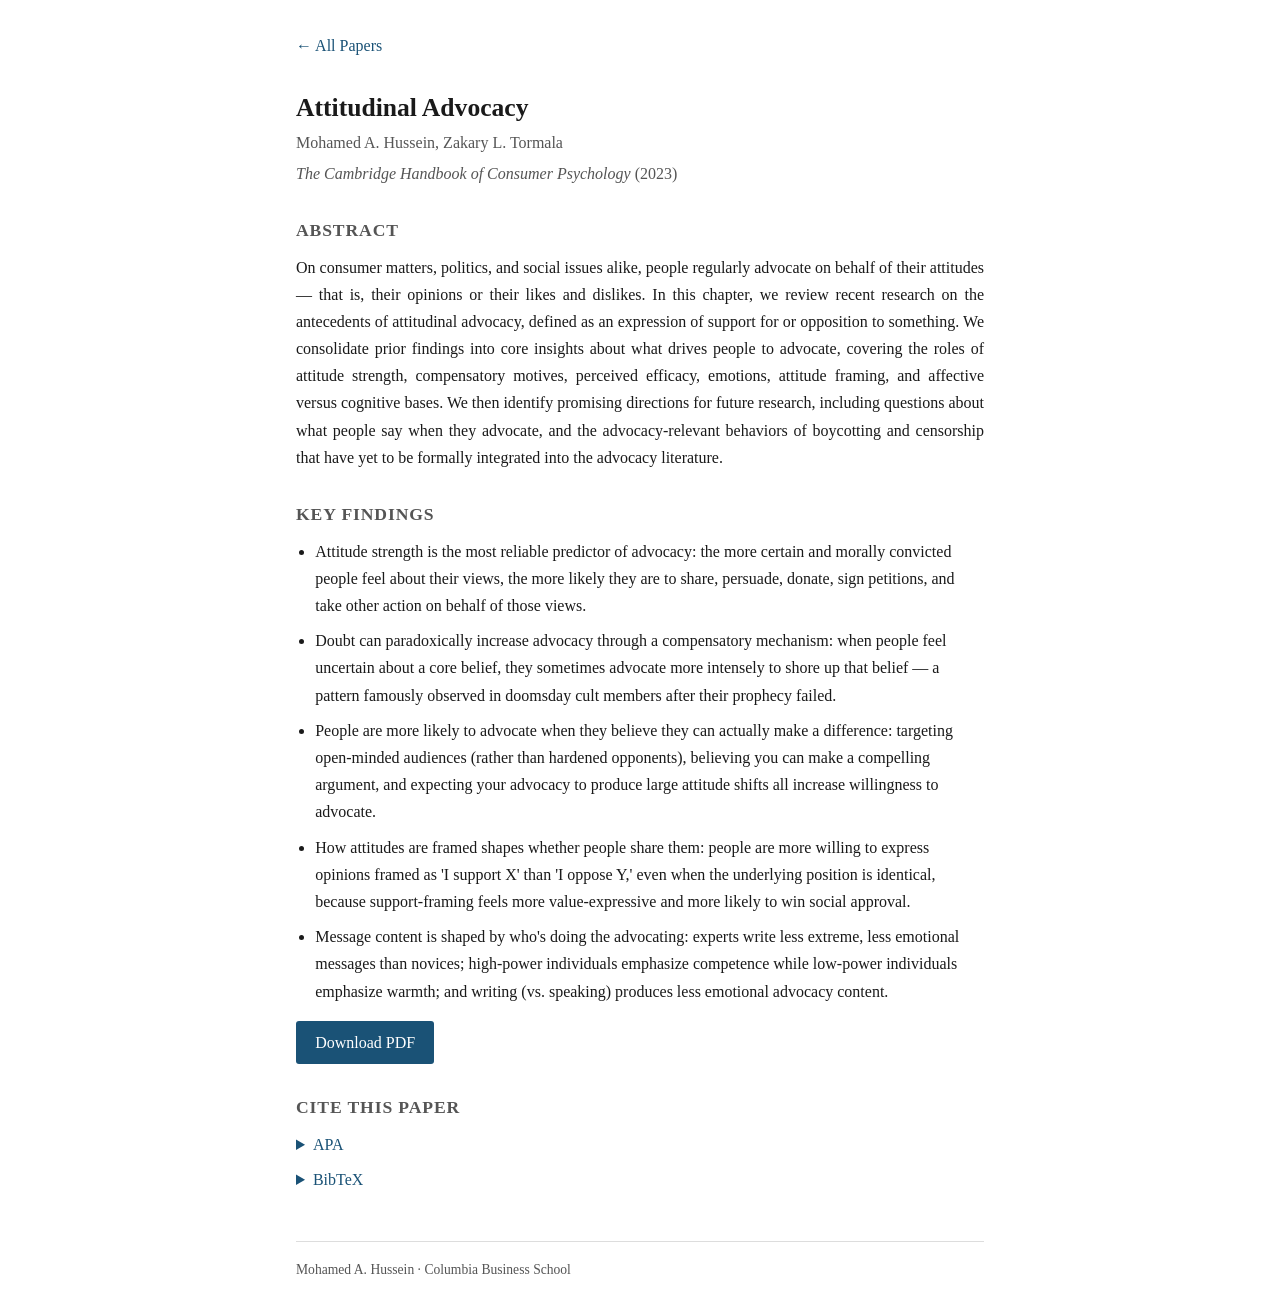
<file: papers/hussein-tormala-2023-attitudinal-advocacy/index.html>
<!DOCTYPE html>
<html lang="en">
<head>
    <meta charset="UTF-8">
    <meta name="viewport" content="width=device-width, initial-scale=1.0">
    <title>Attitudinal Advocacy</title>
    <meta name="description" content="On consumer matters, politics, and social issues alike, people regularly advocate on behalf of their attitudes — that is, their opinions or their likes and dislikes. In this chapter, we review recent research on the antecedents of attitudinal advocacy, defined as an expression of support for or...">

    <!-- Google Scholar -->
    <meta name="citation_title" content="Attitudinal Advocacy">
    <meta name="citation_author" content="Mohamed A. Hussein">
    <meta name="citation_author" content="Zakary L. Tormala">
    <meta name="citation_publication_date" content="2023">
    <meta name="citation_journal_title" content="The Cambridge Handbook of Consumer Psychology">
    <meta name="citation_doi" content="10.1017/9781009243957.003">
    <meta name="citation_pdf_url" content="">

    <!-- Open Graph -->
    <meta property="og:title" content="Attitudinal Advocacy">
    <meta property="og:description" content="On consumer matters, politics, and social issues alike, people regularly advocate on behalf of their attitudes — that is, their opinions or their likes and dislikes. In this chapter, we review recent research on the antecedents of attitudinal advocacy, defined as an expression of support for or...">
    <meta property="og:type" content="article">
    <meta property="og:url" content="https://mohamedayhussein.github.io/papers/hussein-tormala-2023-attitudinal-advocacy/">

    <!-- Schema.org -->
    <script type="application/ld+json">
{
      "@context": "https://schema.org",
      "@type": "ScholarlyArticle",
      "name": "Attitudinal Advocacy",
      "headline": "Attitudinal Advocacy",
      "author": [
            {
                  "@type": "Person",
                  "name": "Mohamed A. Hussein",
                  "affiliation": "Columbia Business School"
            },
            {
                  "@type": "Person",
                  "name": "Zakary L. Tormala",
                  "affiliation": "Columbia Business School"
            }
      ],
      "abstract": "On consumer matters, politics, and social issues alike, people regularly advocate on behalf of their attitudes — that is, their opinions or their likes and dislikes. In this chapter, we review recent research on the antecedents of attitudinal advocacy, defined as an expression of support for or opposition to something. We consolidate prior findings into core insights about what drives people to advocate, covering the roles of attitude strength, compensatory motives, perceived efficacy, emotions, attitude framing, and affective versus cognitive bases. We then identify promising directions for future research, including questions about what people say when they advocate, and the advocacy-relevant behaviors of boycotting and censorship that have yet to be formally integrated into the advocacy literature.",
      "datePublished": "2023",
      "url": "https://mohamedayhussein.github.io/papers/hussein-tormala-2023-attitudinal-advocacy/",
      "isPartOf": {
            "@type": "Periodical",
            "name": "The Cambridge Handbook of Consumer Psychology"
      },
      "sameAs": "https://doi.org/10.1017/9781009243957.003"
}
    </script>

    <link rel="stylesheet" href="../../assets/style.css">
    <link rel="canonical" href="https://mohamedayhussein.github.io/papers/hussein-tormala-2023-attitudinal-advocacy/">
</head>
<body>
    <header>
        <nav><a href="../../">&larr; All Papers</a></nav>
    </header>
    <main>
        <article>
            <h1>Attitudinal Advocacy</h1>
            <p class="authors">Mohamed A. Hussein, Zakary L. Tormala</p>
            <p class="journal"><em>The Cambridge Handbook of Consumer Psychology</em> (2023)</p>

            <section class="abstract">
                <h2>Abstract</h2>
                <p>On consumer matters, politics, and social issues alike, people regularly advocate on behalf of their attitudes — that is, their opinions or their likes and dislikes. In this chapter, we review recent research on the antecedents of attitudinal advocacy, defined as an expression of support for or opposition to something. We consolidate prior findings into core insights about what drives people to advocate, covering the roles of attitude strength, compensatory motives, perceived efficacy, emotions, attitude framing, and affective versus cognitive bases. We then identify promising directions for future research, including questions about what people say when they advocate, and the advocacy-relevant behaviors of boycotting and censorship that have yet to be formally integrated into the advocacy literature.</p>
            </section>

            <section class="key-findings">
                <h2>Key Findings</h2>
                <ul>
                    <li>Attitude strength is the most reliable predictor of advocacy: the more certain and morally convicted people feel about their views, the more likely they are to share, persuade, donate, sign petitions, and take other action on behalf of those views.</li>
                    <li>Doubt can paradoxically increase advocacy through a compensatory mechanism: when people feel uncertain about a core belief, they sometimes advocate more intensely to shore up that belief — a pattern famously observed in doomsday cult members after their prophecy failed.</li>
                    <li>People are more likely to advocate when they believe they can actually make a difference: targeting open-minded audiences (rather than hardened opponents), believing you can make a compelling argument, and expecting your advocacy to produce large attitude shifts all increase willingness to advocate.</li>
                    <li>How attitudes are framed shapes whether people share them: people are more willing to express opinions framed as 'I support X' than 'I oppose Y,' even when the underlying position is identical, because support-framing feels more value-expressive and more likely to win social approval.</li>
                    <li>Message content is shaped by who's doing the advocating: experts write less extreme, less emotional messages than novices; high-power individuals emphasize competence while low-power individuals emphasize warmth; and writing (vs. speaking) produces less emotional advocacy content.</li>
                </ul>
            </section>

            <section class="download">
                <a class="btn" href="">Download PDF</a>
            </section>

            <section class="citation">
                <h2>Cite This Paper</h2>
                <details>
                    <summary>APA</summary>
                    <p class="cite-text">Hussein, M. et al. (2023). Attitudinal Advocacy. <em>The Cambridge Handbook of Consumer Psychology</em>. https://doi.org/10.1017/9781009243957.003</p>
                </details>
                <details>
                    <summary>BibTeX</summary>
                    <pre><code>@article{hussein2023,
  title = {Attitudinal Advocacy},
  author = {Mohamed A. Hussein and Zakary L. Tormala},
  journal = {The Cambridge Handbook of Consumer Psychology},
  year = {2023},
  doi = {10.1017/9781009243957.003}
}</code></pre>
                </details>
            </section>
        </article>
    </main>
    <footer>
        <p>Mohamed A. Hussein &middot; Columbia Business School</p>
    </footer>
</body>
</html>
</file>
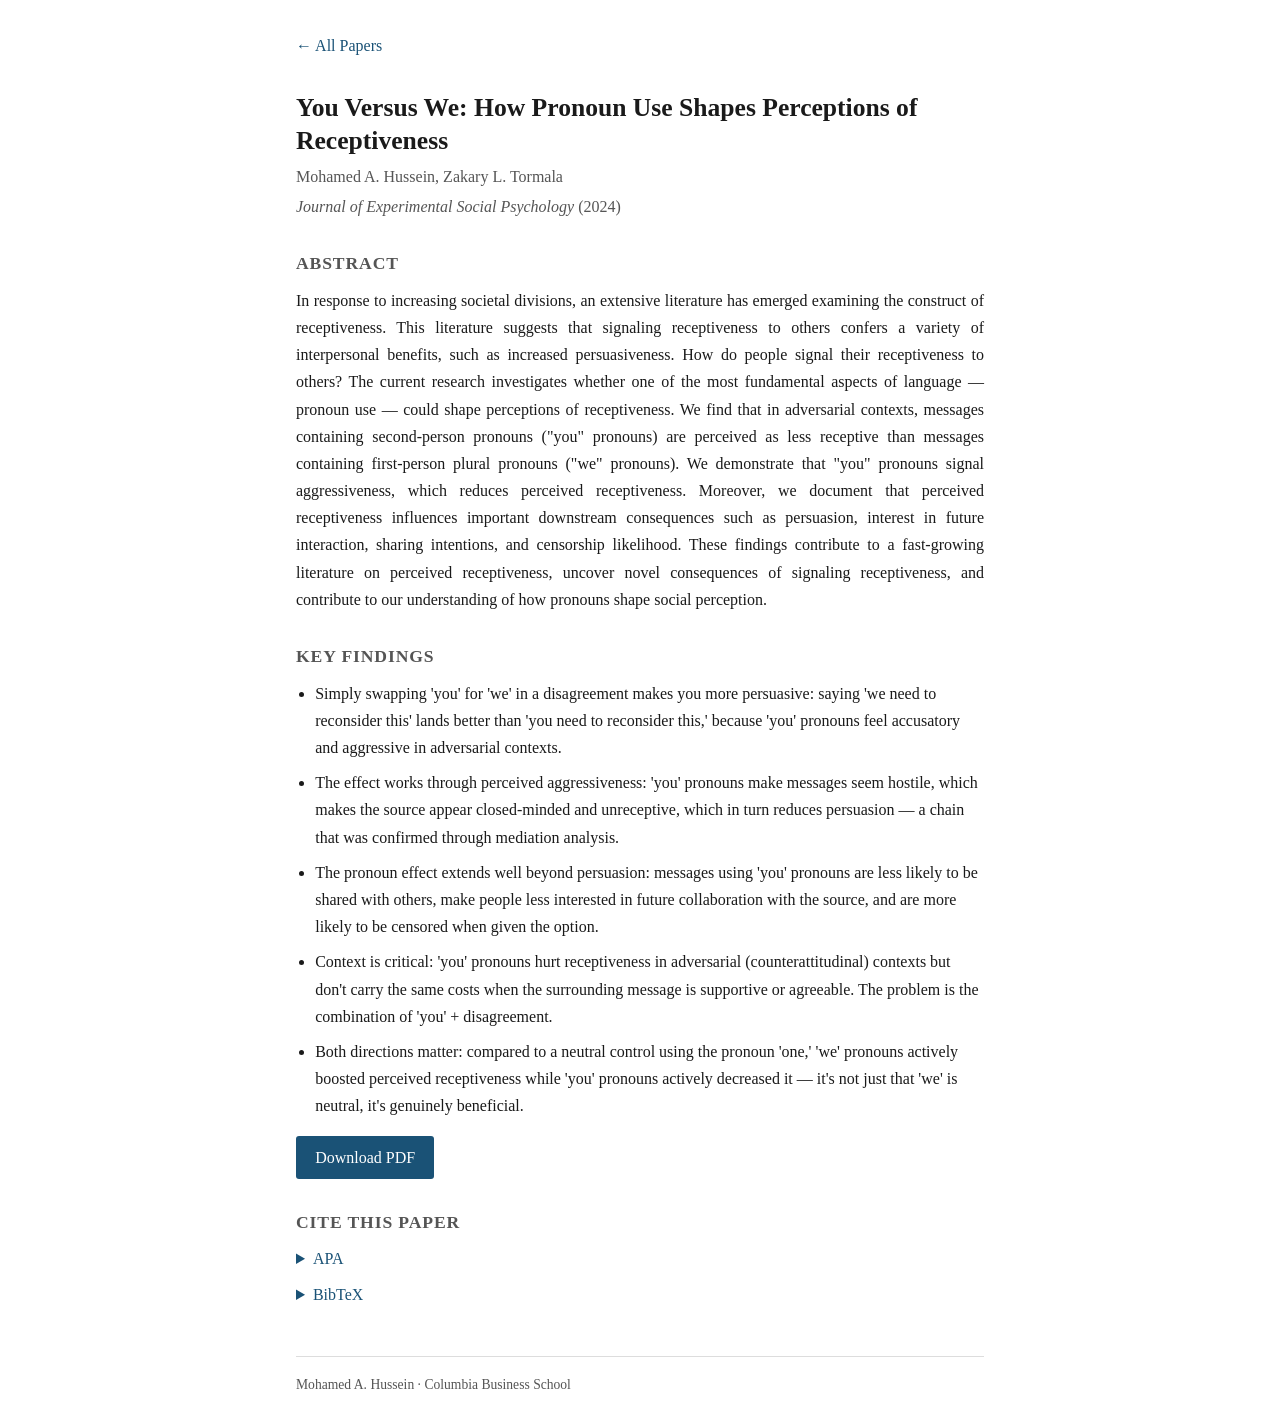
<file: papers/hussein-tormala-2024-pronoun-use/index.html>
<!DOCTYPE html>
<html lang="en">
<head>
    <meta charset="UTF-8">
    <meta name="viewport" content="width=device-width, initial-scale=1.0">
    <title>You Versus We: How Pronoun Use Shapes Perceptions of Receptiveness</title>
    <meta name="description" content="In response to increasing societal divisions, an extensive literature has emerged examining the construct of receptiveness. This literature suggests that signaling receptiveness to others confers a variety of interpersonal benefits, such as increased persuasiveness. How do people signal their...">

    <!-- Google Scholar -->
    <meta name="citation_title" content="You Versus We: How Pronoun Use Shapes Perceptions of Receptiveness">
    <meta name="citation_author" content="Mohamed A. Hussein">
    <meta name="citation_author" content="Zakary L. Tormala">
    <meta name="citation_publication_date" content="2024">
    <meta name="citation_journal_title" content="Journal of Experimental Social Psychology">
    <meta name="citation_doi" content="10.1016/j.jesp.2023.104555">
    <meta name="citation_pdf_url" content="https://www.gsb.stanford.edu/sites/default/files/publication/pdfs/Hussein%20%26%20Tormala%20%282024%2C%20JESP%29.pdf">

    <!-- Open Graph -->
    <meta property="og:title" content="You Versus We: How Pronoun Use Shapes Perceptions of Receptiveness">
    <meta property="og:description" content="In response to increasing societal divisions, an extensive literature has emerged examining the construct of receptiveness. This literature suggests that signaling receptiveness to others confers a variety of interpersonal benefits, such as increased persuasiveness. How do people signal their...">
    <meta property="og:type" content="article">
    <meta property="og:url" content="https://mohamedayhussein.github.io/papers/hussein-tormala-2024-pronoun-use/">

    <!-- Schema.org -->
    <script type="application/ld+json">
{
      "@context": "https://schema.org",
      "@type": "ScholarlyArticle",
      "name": "You Versus We: How Pronoun Use Shapes Perceptions of Receptiveness",
      "headline": "You Versus We: How Pronoun Use Shapes Perceptions of Receptiveness",
      "author": [
            {
                  "@type": "Person",
                  "name": "Mohamed A. Hussein",
                  "affiliation": "Columbia Business School"
            },
            {
                  "@type": "Person",
                  "name": "Zakary L. Tormala",
                  "affiliation": "Columbia Business School"
            }
      ],
      "abstract": "In response to increasing societal divisions, an extensive literature has emerged examining the construct of receptiveness. This literature suggests that signaling receptiveness to others confers a variety of interpersonal benefits, such as increased persuasiveness. How do people signal their receptiveness to others? The current research investigates whether one of the most fundamental aspects of language — pronoun use — could shape perceptions of receptiveness. We find that in adversarial contexts, messages containing second-person pronouns (\"you\" pronouns) are perceived as less receptive than messages containing first-person plural pronouns (\"we\" pronouns). We demonstrate that \"you\" pronouns signal aggressiveness, which reduces perceived receptiveness. Moreover, we document that perceived receptiveness influences important downstream consequences such as persuasion, interest in future interaction, sharing intentions, and censorship likelihood. These findings contribute to a fast-growing literature on perceived receptiveness, uncover novel consequences of signaling receptiveness, and contribute to our understanding of how pronouns shape social perception.",
      "datePublished": "2024",
      "url": "https://mohamedayhussein.github.io/papers/hussein-tormala-2024-pronoun-use/",
      "isPartOf": {
            "@type": "Periodical",
            "name": "Journal of Experimental Social Psychology"
      },
      "sameAs": "https://doi.org/10.1016/j.jesp.2023.104555"
}
    </script>

    <link rel="stylesheet" href="../../assets/style.css">
    <link rel="canonical" href="https://mohamedayhussein.github.io/papers/hussein-tormala-2024-pronoun-use/">
</head>
<body>
    <header>
        <nav><a href="../../">&larr; All Papers</a></nav>
    </header>
    <main>
        <article>
            <h1>You Versus We: How Pronoun Use Shapes Perceptions of Receptiveness</h1>
            <p class="authors">Mohamed A. Hussein, Zakary L. Tormala</p>
            <p class="journal"><em>Journal of Experimental Social Psychology</em> (2024)</p>

            <section class="abstract">
                <h2>Abstract</h2>
                <p>In response to increasing societal divisions, an extensive literature has emerged examining the construct of receptiveness. This literature suggests that signaling receptiveness to others confers a variety of interpersonal benefits, such as increased persuasiveness. How do people signal their receptiveness to others? The current research investigates whether one of the most fundamental aspects of language — pronoun use — could shape perceptions of receptiveness. We find that in adversarial contexts, messages containing second-person pronouns ("you" pronouns) are perceived as less receptive than messages containing first-person plural pronouns ("we" pronouns). We demonstrate that "you" pronouns signal aggressiveness, which reduces perceived receptiveness. Moreover, we document that perceived receptiveness influences important downstream consequences such as persuasion, interest in future interaction, sharing intentions, and censorship likelihood. These findings contribute to a fast-growing literature on perceived receptiveness, uncover novel consequences of signaling receptiveness, and contribute to our understanding of how pronouns shape social perception.</p>
            </section>

            <section class="key-findings">
                <h2>Key Findings</h2>
                <ul>
                    <li>Simply swapping 'you' for 'we' in a disagreement makes you more persuasive: saying 'we need to reconsider this' lands better than 'you need to reconsider this,' because 'you' pronouns feel accusatory and aggressive in adversarial contexts.</li>
                    <li>The effect works through perceived aggressiveness: 'you' pronouns make messages seem hostile, which makes the source appear closed-minded and unreceptive, which in turn reduces persuasion — a chain that was confirmed through mediation analysis.</li>
                    <li>The pronoun effect extends well beyond persuasion: messages using 'you' pronouns are less likely to be shared with others, make people less interested in future collaboration with the source, and are more likely to be censored when given the option.</li>
                    <li>Context is critical: 'you' pronouns hurt receptiveness in adversarial (counterattitudinal) contexts but don't carry the same costs when the surrounding message is supportive or agreeable. The problem is the combination of 'you' + disagreement.</li>
                    <li>Both directions matter: compared to a neutral control using the pronoun 'one,' 'we' pronouns actively boosted perceived receptiveness while 'you' pronouns actively decreased it — it's not just that 'we' is neutral, it's genuinely beneficial.</li>
                </ul>
            </section>

            <section class="download">
                <a class="btn" href="https://www.gsb.stanford.edu/sites/default/files/publication/pdfs/Hussein%20%26%20Tormala%20%282024%2C%20JESP%29.pdf">Download PDF</a>
            </section>

            <section class="citation">
                <h2>Cite This Paper</h2>
                <details>
                    <summary>APA</summary>
                    <p class="cite-text">Hussein, M. et al. (2024). You Versus We: How Pronoun Use Shapes Perceptions of Receptiveness. <em>Journal of Experimental Social Psychology</em>. https://doi.org/10.1016/j.jesp.2023.104555</p>
                </details>
                <details>
                    <summary>BibTeX</summary>
                    <pre><code>@article{hussein2024,
  title = {You Versus We: How Pronoun Use Shapes Perceptions of Receptiveness},
  author = {Mohamed A. Hussein and Zakary L. Tormala},
  journal = {Journal of Experimental Social Psychology},
  year = {2024},
  doi = {10.1016/j.jesp.2023.104555}
}</code></pre>
                </details>
            </section>
        </article>
    </main>
    <footer>
        <p>Mohamed A. Hussein &middot; Columbia Business School</p>
    </footer>
</body>
</html>
</file>
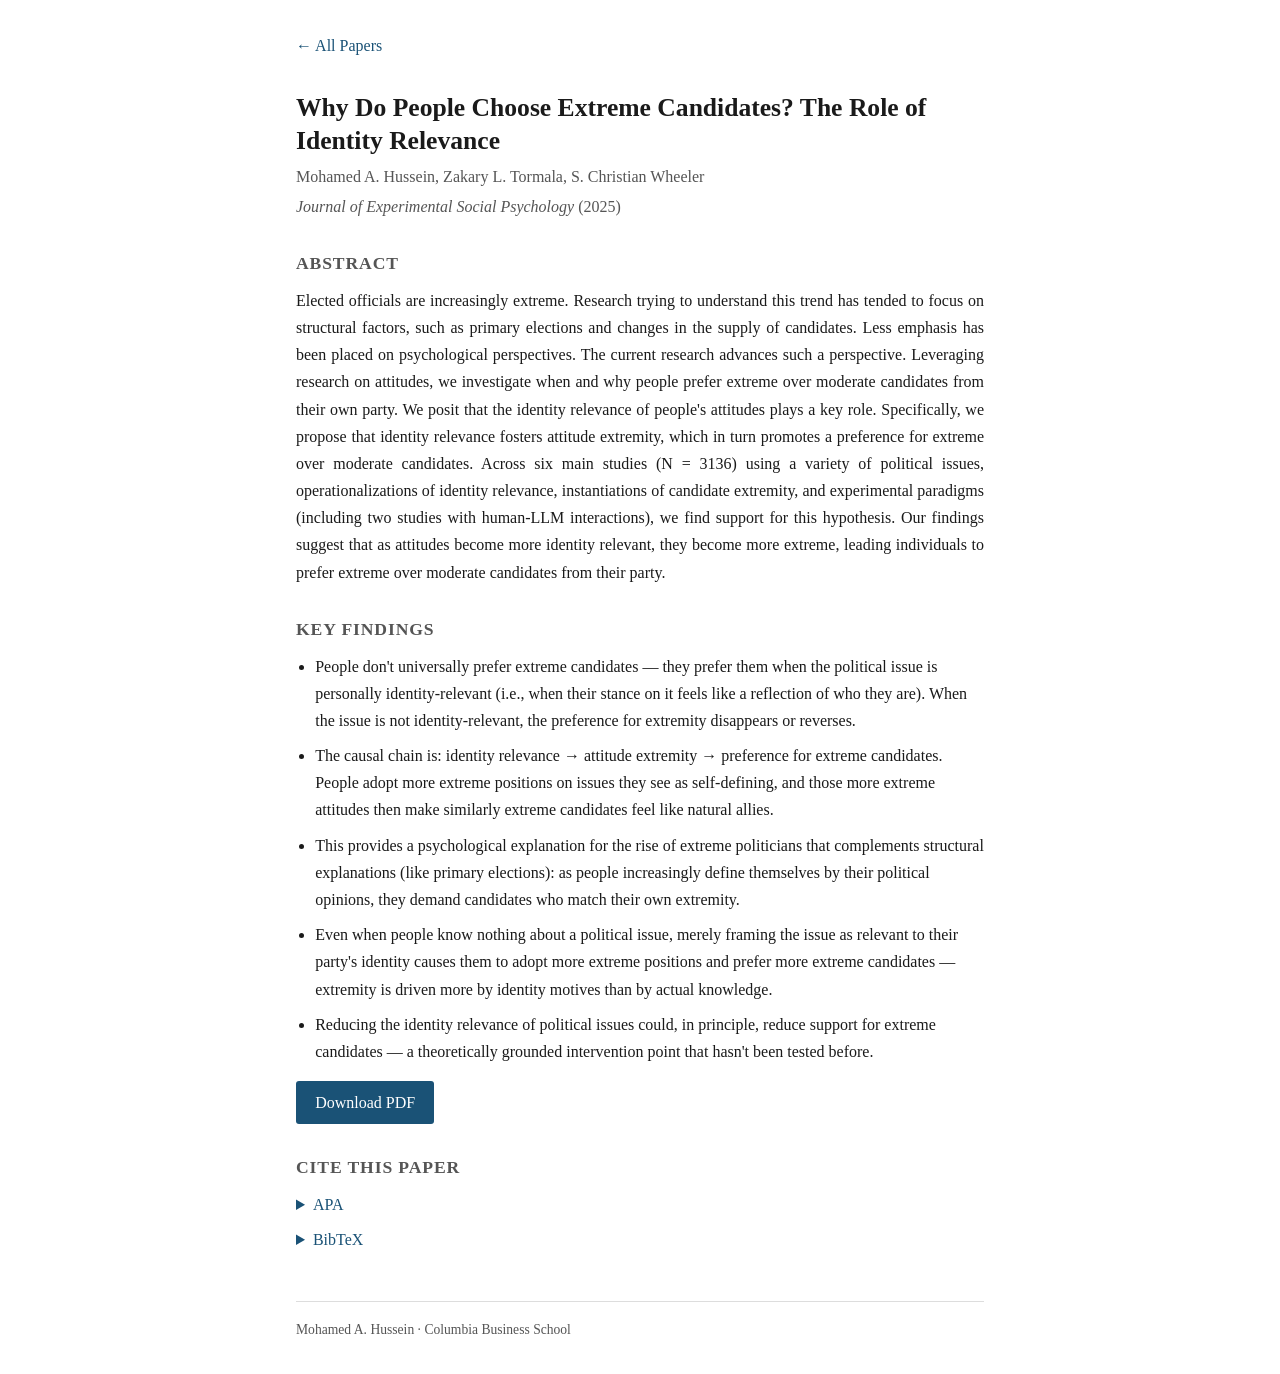
<file: papers/hussein-tormala-wheeler-2025-extreme-candidates/index.html>
<!DOCTYPE html>
<html lang="en">
<head>
    <meta charset="UTF-8">
    <meta name="viewport" content="width=device-width, initial-scale=1.0">
    <title>Why Do People Choose Extreme Candidates? The Role of Identity Relevance</title>
    <meta name="description" content="Elected officials are increasingly extreme. Research trying to understand this trend has tended to focus on structural factors, such as primary elections and changes in the supply of candidates. Less emphasis has been placed on psychological perspectives. The current research advances such a...">

    <!-- Google Scholar -->
    <meta name="citation_title" content="Why Do People Choose Extreme Candidates? The Role of Identity Relevance">
    <meta name="citation_author" content="Mohamed A. Hussein">
    <meta name="citation_author" content="Zakary L. Tormala">
    <meta name="citation_author" content="S. Christian Wheeler">
    <meta name="citation_publication_date" content="2025">
    <meta name="citation_journal_title" content="Journal of Experimental Social Psychology">
    <meta name="citation_doi" content="10.1016/j.jesp.2024.104821">
    <meta name="citation_pdf_url" content="https://drive.google.com/file/d/1f8LWLGt1l5TO29NRFdP-iJuLrMdmrWLo/view?usp=sharing">

    <!-- Open Graph -->
    <meta property="og:title" content="Why Do People Choose Extreme Candidates? The Role of Identity Relevance">
    <meta property="og:description" content="Elected officials are increasingly extreme. Research trying to understand this trend has tended to focus on structural factors, such as primary elections and changes in the supply of candidates. Less emphasis has been placed on psychological perspectives. The current research advances such a...">
    <meta property="og:type" content="article">
    <meta property="og:url" content="https://mohamedayhussein.github.io/papers/hussein-tormala-wheeler-2025-extreme-candidates/">

    <!-- Schema.org -->
    <script type="application/ld+json">
{
      "@context": "https://schema.org",
      "@type": "ScholarlyArticle",
      "name": "Why Do People Choose Extreme Candidates? The Role of Identity Relevance",
      "headline": "Why Do People Choose Extreme Candidates? The Role of Identity Relevance",
      "author": [
            {
                  "@type": "Person",
                  "name": "Mohamed A. Hussein",
                  "affiliation": "Columbia Business School"
            },
            {
                  "@type": "Person",
                  "name": "Zakary L. Tormala",
                  "affiliation": "Columbia Business School"
            },
            {
                  "@type": "Person",
                  "name": "S. Christian Wheeler",
                  "affiliation": "Columbia Business School"
            }
      ],
      "abstract": "Elected officials are increasingly extreme. Research trying to understand this trend has tended to focus on structural factors, such as primary elections and changes in the supply of candidates. Less emphasis has been placed on psychological perspectives. The current research advances such a perspective. Leveraging research on attitudes, we investigate when and why people prefer extreme over moderate candidates from their own party. We posit that the identity relevance of people's attitudes plays a key role. Specifically, we propose that identity relevance fosters attitude extremity, which in turn promotes a preference for extreme over moderate candidates. Across six main studies (N = 3136) using a variety of political issues, operationalizations of identity relevance, instantiations of candidate extremity, and experimental paradigms (including two studies with human-LLM interactions), we find support for this hypothesis. Our findings suggest that as attitudes become more identity relevant, they become more extreme, leading individuals to prefer extreme over moderate candidates from their party.",
      "datePublished": "2025",
      "url": "https://mohamedayhussein.github.io/papers/hussein-tormala-wheeler-2025-extreme-candidates/",
      "isPartOf": {
            "@type": "Periodical",
            "name": "Journal of Experimental Social Psychology"
      },
      "sameAs": "https://doi.org/10.1016/j.jesp.2024.104821"
}
    </script>

    <link rel="stylesheet" href="../../assets/style.css">
    <link rel="canonical" href="https://mohamedayhussein.github.io/papers/hussein-tormala-wheeler-2025-extreme-candidates/">
</head>
<body>
    <header>
        <nav><a href="../../">&larr; All Papers</a></nav>
    </header>
    <main>
        <article>
            <h1>Why Do People Choose Extreme Candidates? The Role of Identity Relevance</h1>
            <p class="authors">Mohamed A. Hussein, Zakary L. Tormala, S. Christian Wheeler</p>
            <p class="journal"><em>Journal of Experimental Social Psychology</em> (2025)</p>

            <section class="abstract">
                <h2>Abstract</h2>
                <p>Elected officials are increasingly extreme. Research trying to understand this trend has tended to focus on structural factors, such as primary elections and changes in the supply of candidates. Less emphasis has been placed on psychological perspectives. The current research advances such a perspective. Leveraging research on attitudes, we investigate when and why people prefer extreme over moderate candidates from their own party. We posit that the identity relevance of people's attitudes plays a key role. Specifically, we propose that identity relevance fosters attitude extremity, which in turn promotes a preference for extreme over moderate candidates. Across six main studies (N = 3136) using a variety of political issues, operationalizations of identity relevance, instantiations of candidate extremity, and experimental paradigms (including two studies with human-LLM interactions), we find support for this hypothesis. Our findings suggest that as attitudes become more identity relevant, they become more extreme, leading individuals to prefer extreme over moderate candidates from their party.</p>
            </section>

            <section class="key-findings">
                <h2>Key Findings</h2>
                <ul>
                    <li>People don't universally prefer extreme candidates — they prefer them when the political issue is personally identity-relevant (i.e., when their stance on it feels like a reflection of who they are). When the issue is not identity-relevant, the preference for extremity disappears or reverses.</li>
                    <li>The causal chain is: identity relevance → attitude extremity → preference for extreme candidates. People adopt more extreme positions on issues they see as self-defining, and those more extreme attitudes then make similarly extreme candidates feel like natural allies.</li>
                    <li>This provides a psychological explanation for the rise of extreme politicians that complements structural explanations (like primary elections): as people increasingly define themselves by their political opinions, they demand candidates who match their own extremity.</li>
                    <li>Even when people know nothing about a political issue, merely framing the issue as relevant to their party's identity causes them to adopt more extreme positions and prefer more extreme candidates — extremity is driven more by identity motives than by actual knowledge.</li>
                    <li>Reducing the identity relevance of political issues could, in principle, reduce support for extreme candidates — a theoretically grounded intervention point that hasn't been tested before.</li>
                </ul>
            </section>

            <section class="download">
                <a class="btn" href="https://drive.google.com/file/d/1f8LWLGt1l5TO29NRFdP-iJuLrMdmrWLo/view?usp=sharing">Download PDF</a>
            </section>

            <section class="citation">
                <h2>Cite This Paper</h2>
                <details>
                    <summary>APA</summary>
                    <p class="cite-text">Hussein, M. et al. (2025). Why Do People Choose Extreme Candidates? The Role of Identity Relevance. <em>Journal of Experimental Social Psychology</em>. https://doi.org/10.1016/j.jesp.2024.104821</p>
                </details>
                <details>
                    <summary>BibTeX</summary>
                    <pre><code>@article{hussein2025,
  title = {Why Do People Choose Extreme Candidates? The Role of Identity Relevance},
  author = {Mohamed A. Hussein and Zakary L. Tormala and S. Christian Wheeler},
  journal = {Journal of Experimental Social Psychology},
  year = {2025},
  doi = {10.1016/j.jesp.2024.104821}
}</code></pre>
                </details>
            </section>
        </article>
    </main>
    <footer>
        <p>Mohamed A. Hussein &middot; Columbia Business School</p>
    </footer>
</body>
</html>
</file>
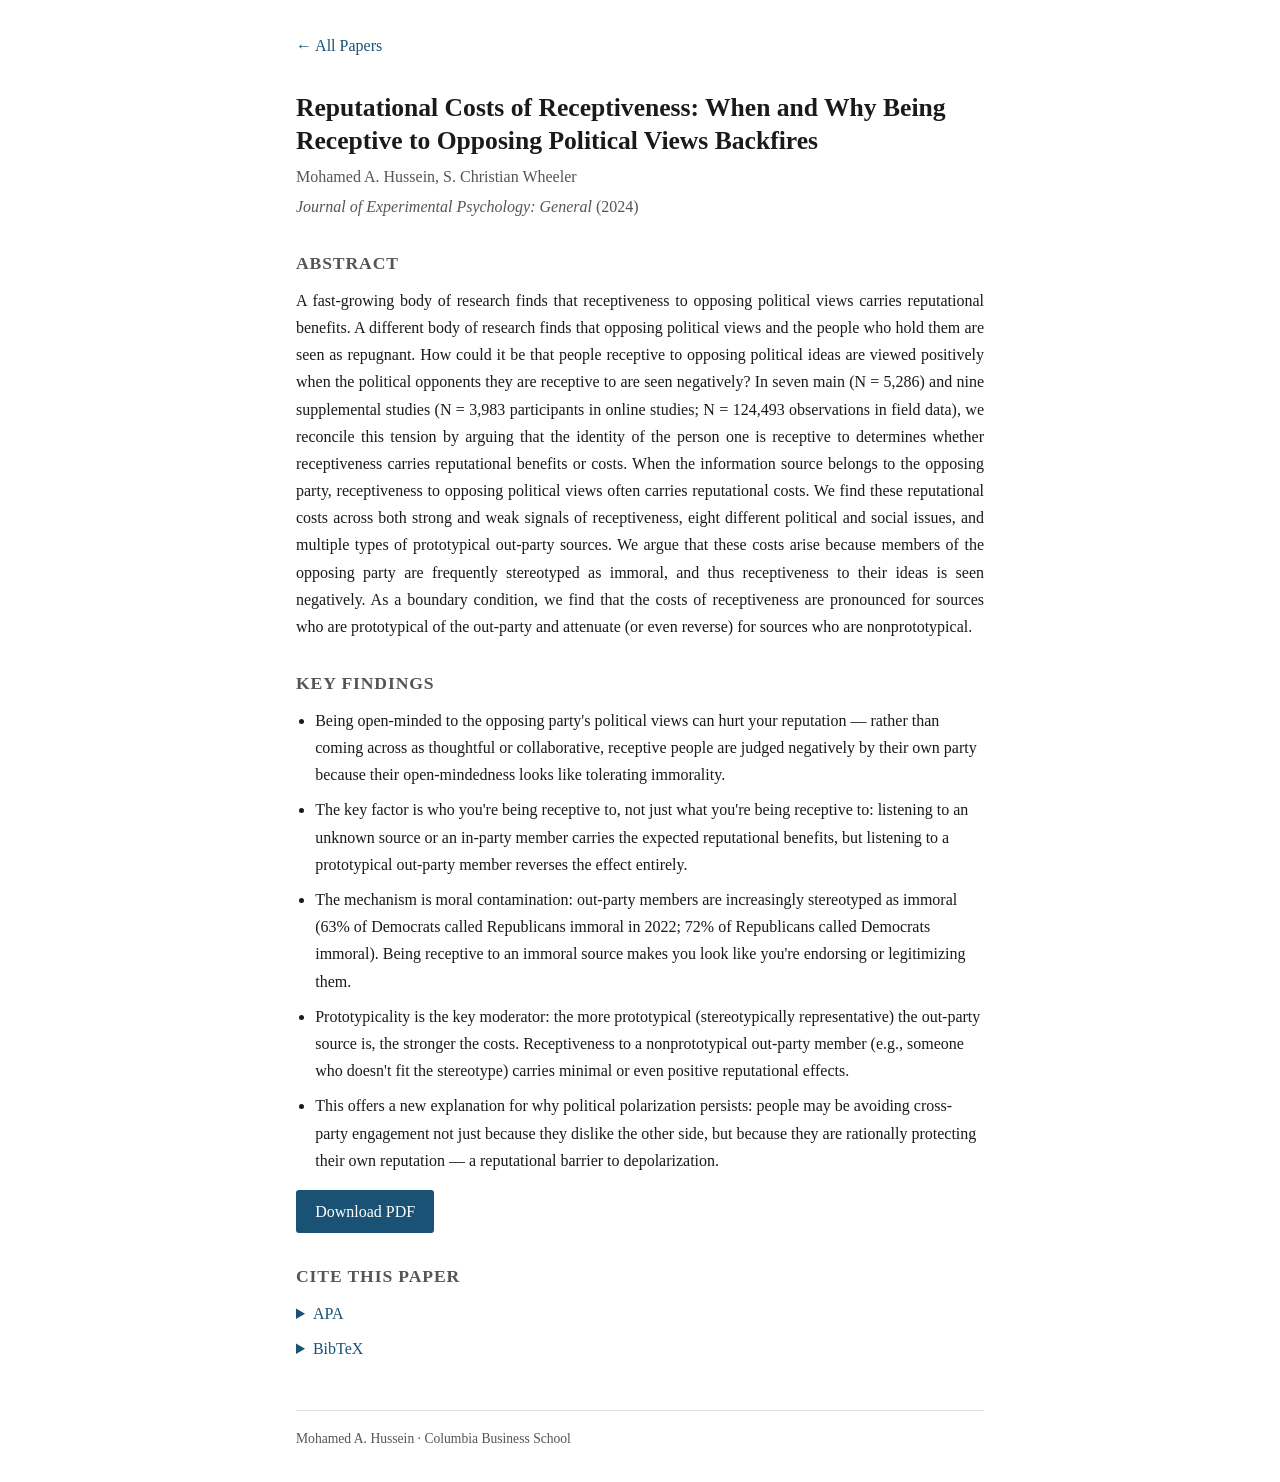
<file: papers/hussein-wheeler-2024-reputational-costs/index.html>
<!DOCTYPE html>
<html lang="en">
<head>
    <meta charset="UTF-8">
    <meta name="viewport" content="width=device-width, initial-scale=1.0">
    <title>Reputational Costs of Receptiveness: When and Why Being Receptive to Opposing Political Views Backfires</title>
    <meta name="description" content="A fast-growing body of research finds that receptiveness to opposing political views carries reputational benefits. A different body of research finds that opposing political views and the people who hold them are seen as repugnant. How could it be that people receptive to opposing political ideas...">

    <!-- Google Scholar -->
    <meta name="citation_title" content="Reputational Costs of Receptiveness: When and Why Being Receptive to Opposing Political Views Backfires">
    <meta name="citation_author" content="Mohamed A. Hussein">
    <meta name="citation_author" content="S. Christian Wheeler">
    <meta name="citation_publication_date" content="2024">
    <meta name="citation_journal_title" content="Journal of Experimental Psychology: General">
    <meta name="citation_doi" content="10.1037/xge0001579">
    <meta name="citation_pdf_url" content="https://drive.google.com/file/d/1VNw77eShrUiJkr972BgA3Y4HqLEjqiap/view?usp=sharing">

    <!-- Open Graph -->
    <meta property="og:title" content="Reputational Costs of Receptiveness: When and Why Being Receptive to Opposing Political Views Backfires">
    <meta property="og:description" content="A fast-growing body of research finds that receptiveness to opposing political views carries reputational benefits. A different body of research finds that opposing political views and the people who hold them are seen as repugnant. How could it be that people receptive to opposing political ideas...">
    <meta property="og:type" content="article">
    <meta property="og:url" content="https://mohamedayhussein.github.io/papers/hussein-wheeler-2024-reputational-costs/">

    <!-- Schema.org -->
    <script type="application/ld+json">
{
      "@context": "https://schema.org",
      "@type": "ScholarlyArticle",
      "name": "Reputational Costs of Receptiveness: When and Why Being Receptive to Opposing Political Views Backfires",
      "headline": "Reputational Costs of Receptiveness: When and Why Being Receptive to Opposing Political Views Backfires",
      "author": [
            {
                  "@type": "Person",
                  "name": "Mohamed A. Hussein",
                  "affiliation": "Columbia Business School"
            },
            {
                  "@type": "Person",
                  "name": "S. Christian Wheeler",
                  "affiliation": "Columbia Business School"
            }
      ],
      "abstract": "A fast-growing body of research finds that receptiveness to opposing political views carries reputational benefits. A different body of research finds that opposing political views and the people who hold them are seen as repugnant. How could it be that people receptive to opposing political ideas are viewed positively when the political opponents they are receptive to are seen negatively? In seven main (N = 5,286) and nine supplemental studies (N = 3,983 participants in online studies; N = 124,493 observations in field data), we reconcile this tension by arguing that the identity of the person one is receptive to determines whether receptiveness carries reputational benefits or costs. When the information source belongs to the opposing party, receptiveness to opposing political views often carries reputational costs. We find these reputational costs across both strong and weak signals of receptiveness, eight different political and social issues, and multiple types of prototypical out-party sources. We argue that these costs arise because members of the opposing party are frequently stereotyped as immoral, and thus receptiveness to their ideas is seen negatively. As a boundary condition, we find that the costs of receptiveness are pronounced for sources who are prototypical of the out-party and attenuate (or even reverse) for sources who are nonprototypical.",
      "datePublished": "2024",
      "url": "https://mohamedayhussein.github.io/papers/hussein-wheeler-2024-reputational-costs/",
      "isPartOf": {
            "@type": "Periodical",
            "name": "Journal of Experimental Psychology: General"
      },
      "sameAs": "https://doi.org/10.1037/xge0001579"
}
    </script>

    <link rel="stylesheet" href="../../assets/style.css">
    <link rel="canonical" href="https://mohamedayhussein.github.io/papers/hussein-wheeler-2024-reputational-costs/">
</head>
<body>
    <header>
        <nav><a href="../../">&larr; All Papers</a></nav>
    </header>
    <main>
        <article>
            <h1>Reputational Costs of Receptiveness: When and Why Being Receptive to Opposing Political Views Backfires</h1>
            <p class="authors">Mohamed A. Hussein, S. Christian Wheeler</p>
            <p class="journal"><em>Journal of Experimental Psychology: General</em> (2024)</p>

            <section class="abstract">
                <h2>Abstract</h2>
                <p>A fast-growing body of research finds that receptiveness to opposing political views carries reputational benefits. A different body of research finds that opposing political views and the people who hold them are seen as repugnant. How could it be that people receptive to opposing political ideas are viewed positively when the political opponents they are receptive to are seen negatively? In seven main (N = 5,286) and nine supplemental studies (N = 3,983 participants in online studies; N = 124,493 observations in field data), we reconcile this tension by arguing that the identity of the person one is receptive to determines whether receptiveness carries reputational benefits or costs. When the information source belongs to the opposing party, receptiveness to opposing political views often carries reputational costs. We find these reputational costs across both strong and weak signals of receptiveness, eight different political and social issues, and multiple types of prototypical out-party sources. We argue that these costs arise because members of the opposing party are frequently stereotyped as immoral, and thus receptiveness to their ideas is seen negatively. As a boundary condition, we find that the costs of receptiveness are pronounced for sources who are prototypical of the out-party and attenuate (or even reverse) for sources who are nonprototypical.</p>
            </section>

            <section class="key-findings">
                <h2>Key Findings</h2>
                <ul>
                    <li>Being open-minded to the opposing party's political views can hurt your reputation — rather than coming across as thoughtful or collaborative, receptive people are judged negatively by their own party because their open-mindedness looks like tolerating immorality.</li>
                    <li>The key factor is who you're being receptive to, not just what you're being receptive to: listening to an unknown source or an in-party member carries the expected reputational benefits, but listening to a prototypical out-party member reverses the effect entirely.</li>
                    <li>The mechanism is moral contamination: out-party members are increasingly stereotyped as immoral (63% of Democrats called Republicans immoral in 2022; 72% of Republicans called Democrats immoral). Being receptive to an immoral source makes you look like you're endorsing or legitimizing them.</li>
                    <li>Prototypicality is the key moderator: the more prototypical (stereotypically representative) the out-party source is, the stronger the costs. Receptiveness to a nonprototypical out-party member (e.g., someone who doesn't fit the stereotype) carries minimal or even positive reputational effects.</li>
                    <li>This offers a new explanation for why political polarization persists: people may be avoiding cross-party engagement not just because they dislike the other side, but because they are rationally protecting their own reputation — a reputational barrier to depolarization.</li>
                </ul>
            </section>

            <section class="download">
                <a class="btn" href="https://drive.google.com/file/d/1VNw77eShrUiJkr972BgA3Y4HqLEjqiap/view?usp=sharing">Download PDF</a>
            </section>

            <section class="citation">
                <h2>Cite This Paper</h2>
                <details>
                    <summary>APA</summary>
                    <p class="cite-text">Hussein, M. et al. (2024). Reputational Costs of Receptiveness: When and Why Being Receptive to Opposing Political Views Backfires. <em>Journal of Experimental Psychology: General</em>. https://doi.org/10.1037/xge0001579</p>
                </details>
                <details>
                    <summary>BibTeX</summary>
                    <pre><code>@article{hussein2024,
  title = {Reputational Costs of Receptiveness: When and Why Being Receptive to Opposing Political Views Backfires},
  author = {Mohamed A. Hussein and S. Christian Wheeler},
  journal = {Journal of Experimental Psychology: General},
  year = {2024},
  doi = {10.1037/xge0001579}
}</code></pre>
                </details>
            </section>
        </article>
    </main>
    <footer>
        <p>Mohamed A. Hussein &middot; Columbia Business School</p>
    </footer>
</body>
</html>
</file>
<file: assets/style.css>
/* academic-site-generator — minimal, machine-readable-first design */

:root {
    --text: #1a1a1a;
    --muted: #555;
    --accent: #1a5276;
    --bg: #fff;
    --border: #ddd;
    --max-width: 720px;
}

* { margin: 0; padding: 0; box-sizing: border-box; }

body {
    font-family: Georgia, "Times New Roman", serif;
    color: var(--text);
    background: var(--bg);
    line-height: 1.7;
    max-width: var(--max-width);
    margin: 0 auto;
    padding: 2rem 1rem;
}

header nav { margin-bottom: 2rem; }
header nav a { color: var(--accent); text-decoration: none; }
header nav a:hover { text-decoration: underline; }

h1 { font-size: 1.6rem; margin-bottom: 0.3rem; line-height: 1.3; }
h2 { font-size: 1.1rem; margin: 1.8rem 0 0.5rem; color: var(--muted); text-transform: uppercase; letter-spacing: 0.05em; }

.authors, .affiliation { color: var(--muted); margin-bottom: 0.2rem; }
.journal { color: var(--muted); margin-bottom: 1.5rem; }

.abstract p { text-align: justify; }

.key-findings ul { padding-left: 1.2rem; }
.key-findings li { margin-bottom: 0.5rem; }

.btn {
    display: inline-block;
    padding: 0.5rem 1.2rem;
    background: var(--accent);
    color: #fff;
    text-decoration: none;
    border-radius: 3px;
    margin-top: 0.5rem;
}
.btn:hover { opacity: 0.9; }

.citation details { margin-bottom: 0.5rem; }
.citation summary { cursor: pointer; color: var(--accent); }
.citation pre {
    background: #f5f5f5;
    padding: 0.8rem;
    overflow-x: auto;
    font-size: 0.85rem;
    border-radius: 3px;
    margin-top: 0.3rem;
}
.cite-text { font-size: 0.9rem; margin-top: 0.3rem; }

/* Index page */
.papers .paper-entry { border-bottom: 1px solid var(--border); padding: 1rem 0; }
.papers .paper-entry:last-child { border-bottom: none; }
.papers .paper-title { font-size: 1.1rem; }
.papers .paper-title a { color: var(--text); text-decoration: none; }
.papers .paper-title a:hover { color: var(--accent); }
.papers .paper-meta { color: var(--muted); font-size: 0.9rem; margin-top: 0.2rem; }

.profile-links { margin: 0.5rem 0 1.5rem; }
.profile-links a { color: var(--accent); margin-right: 1rem; text-decoration: none; }
.profile-links a:hover { text-decoration: underline; }

footer { margin-top: 3rem; padding-top: 1rem; border-top: 1px solid var(--border); color: var(--muted); font-size: 0.85rem; }
</file>
